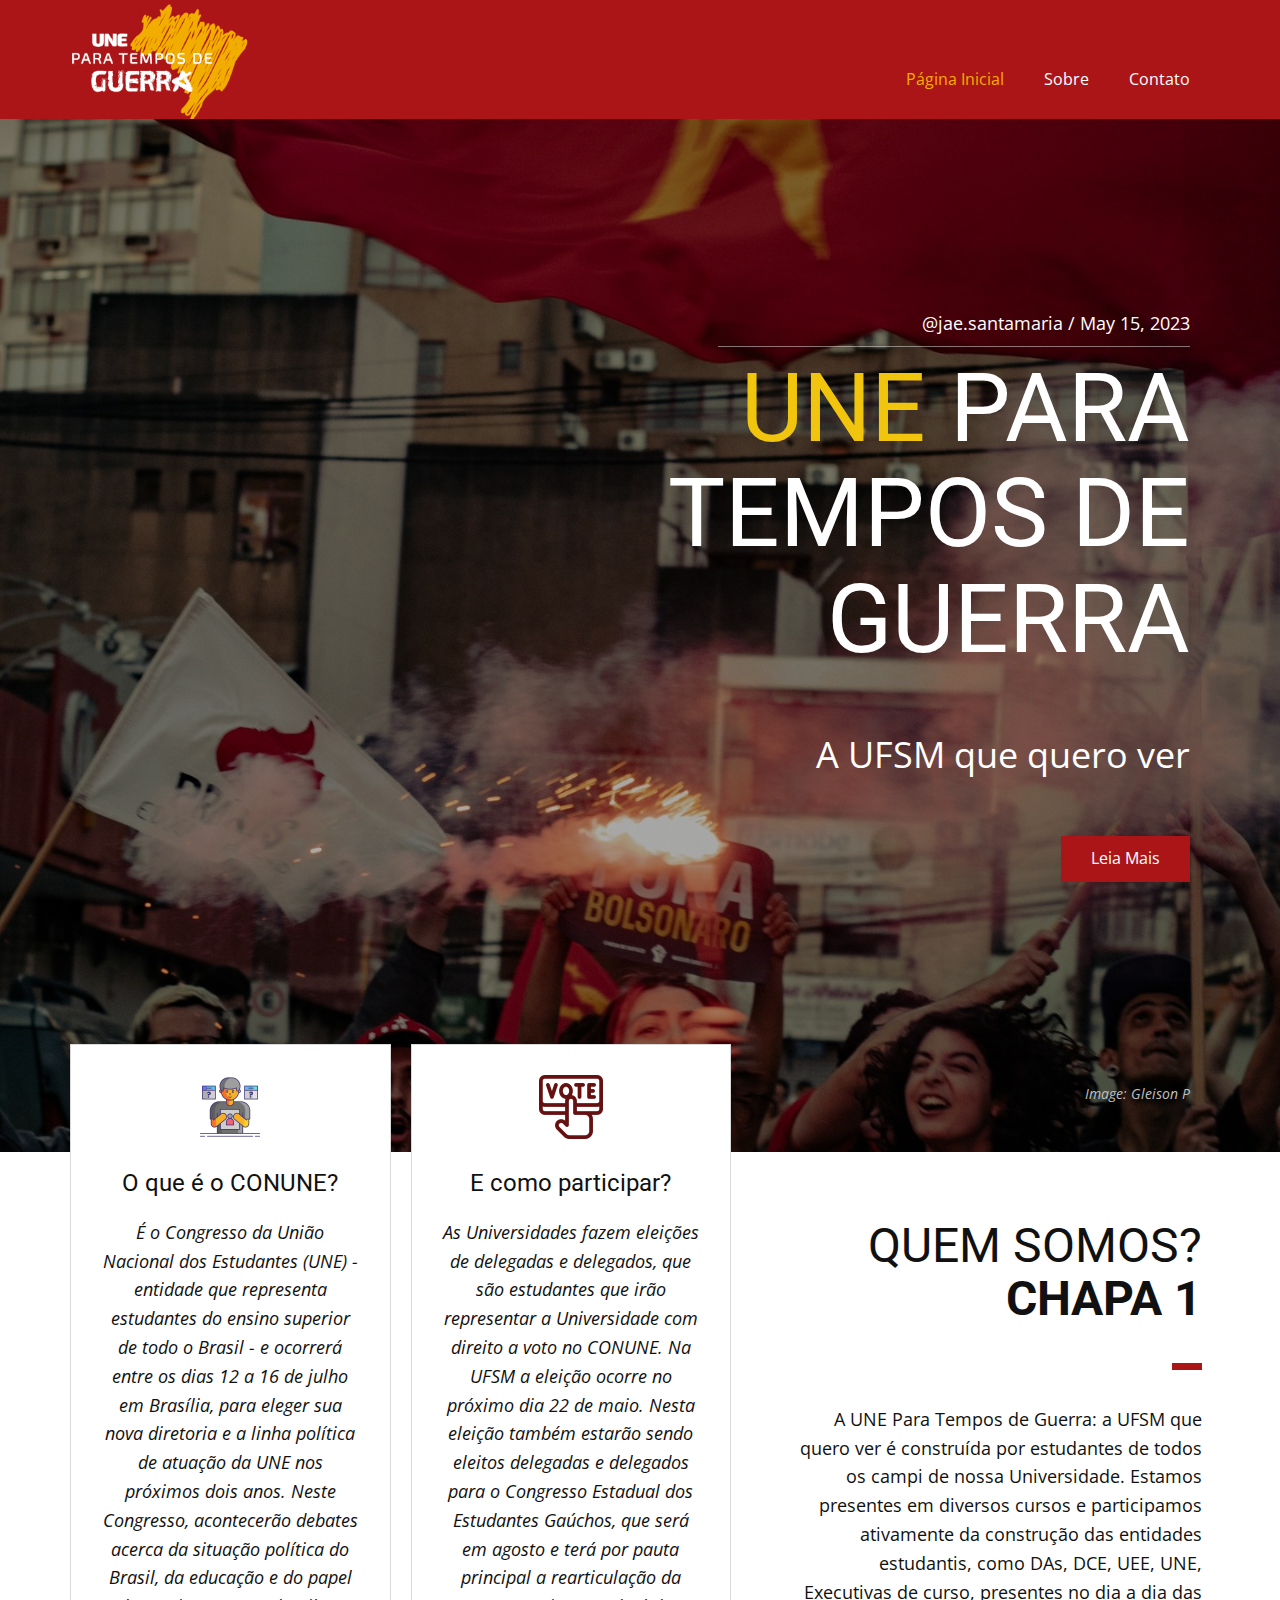
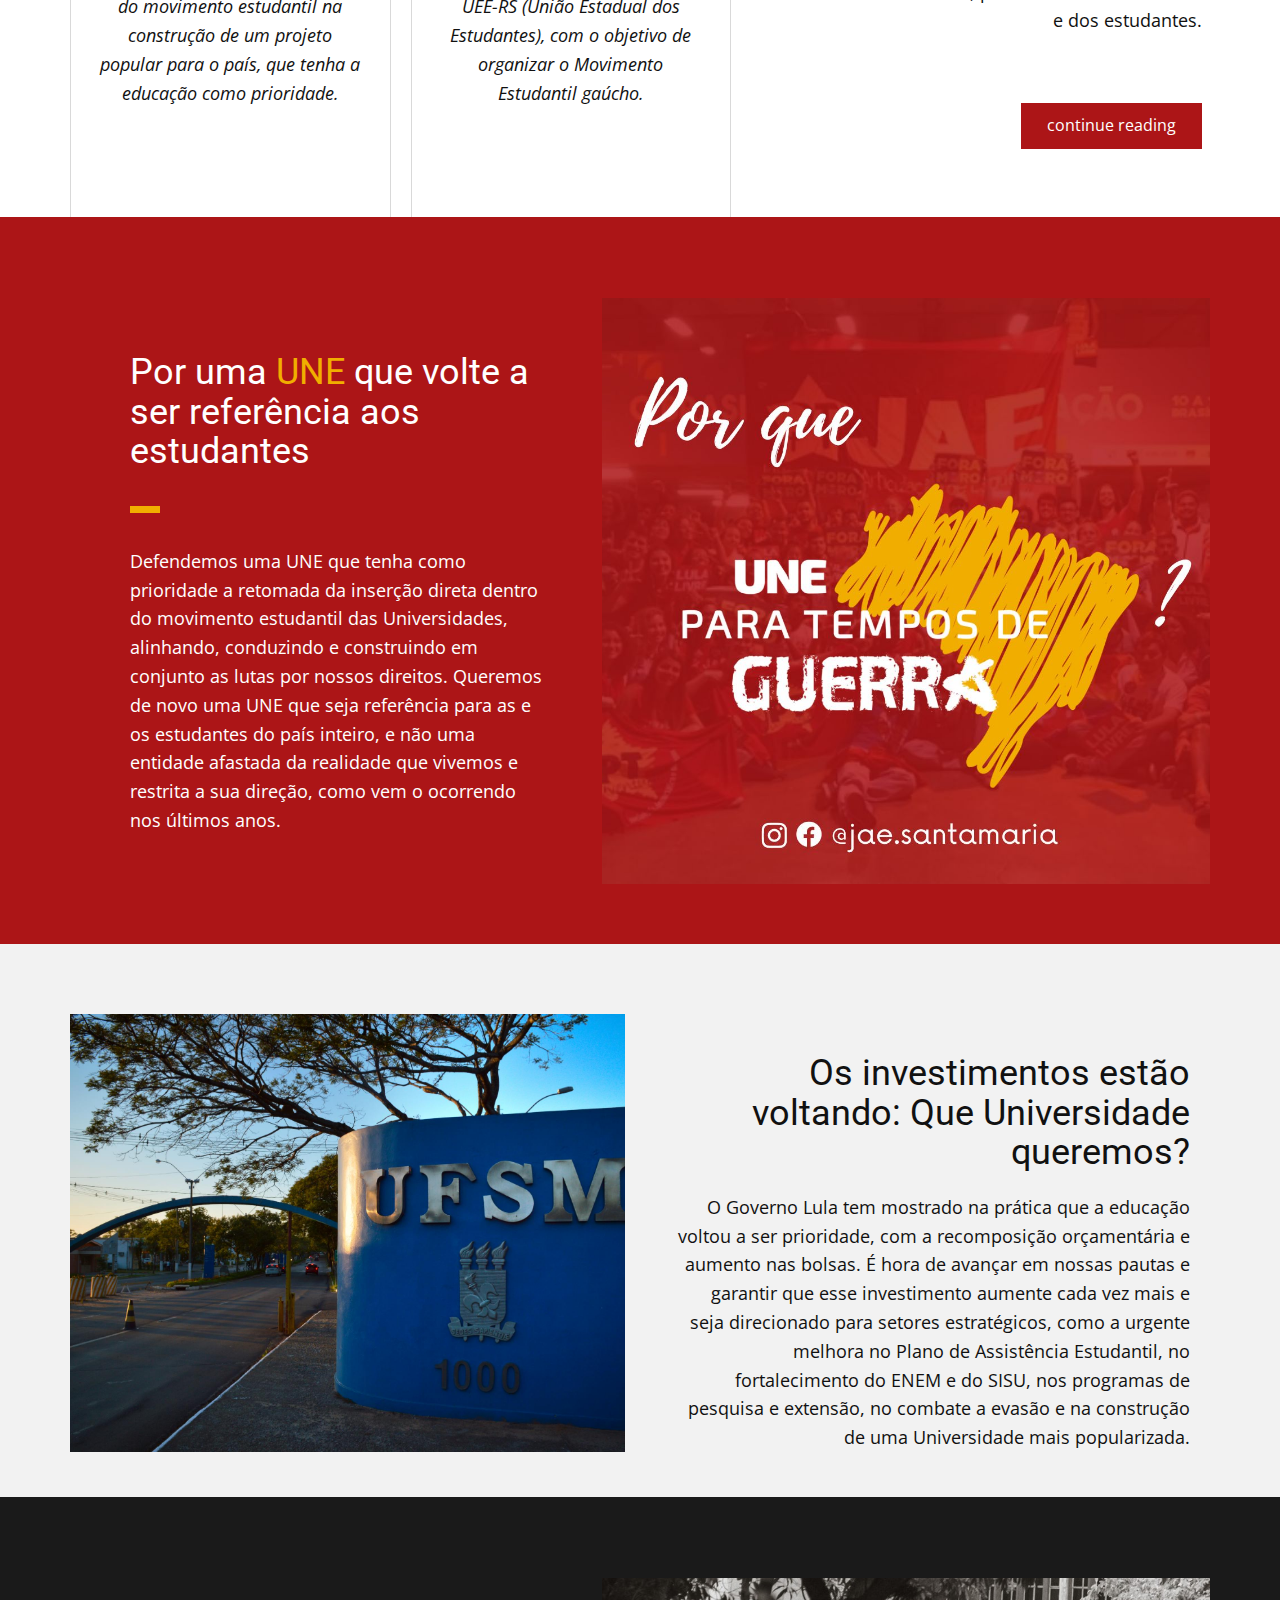
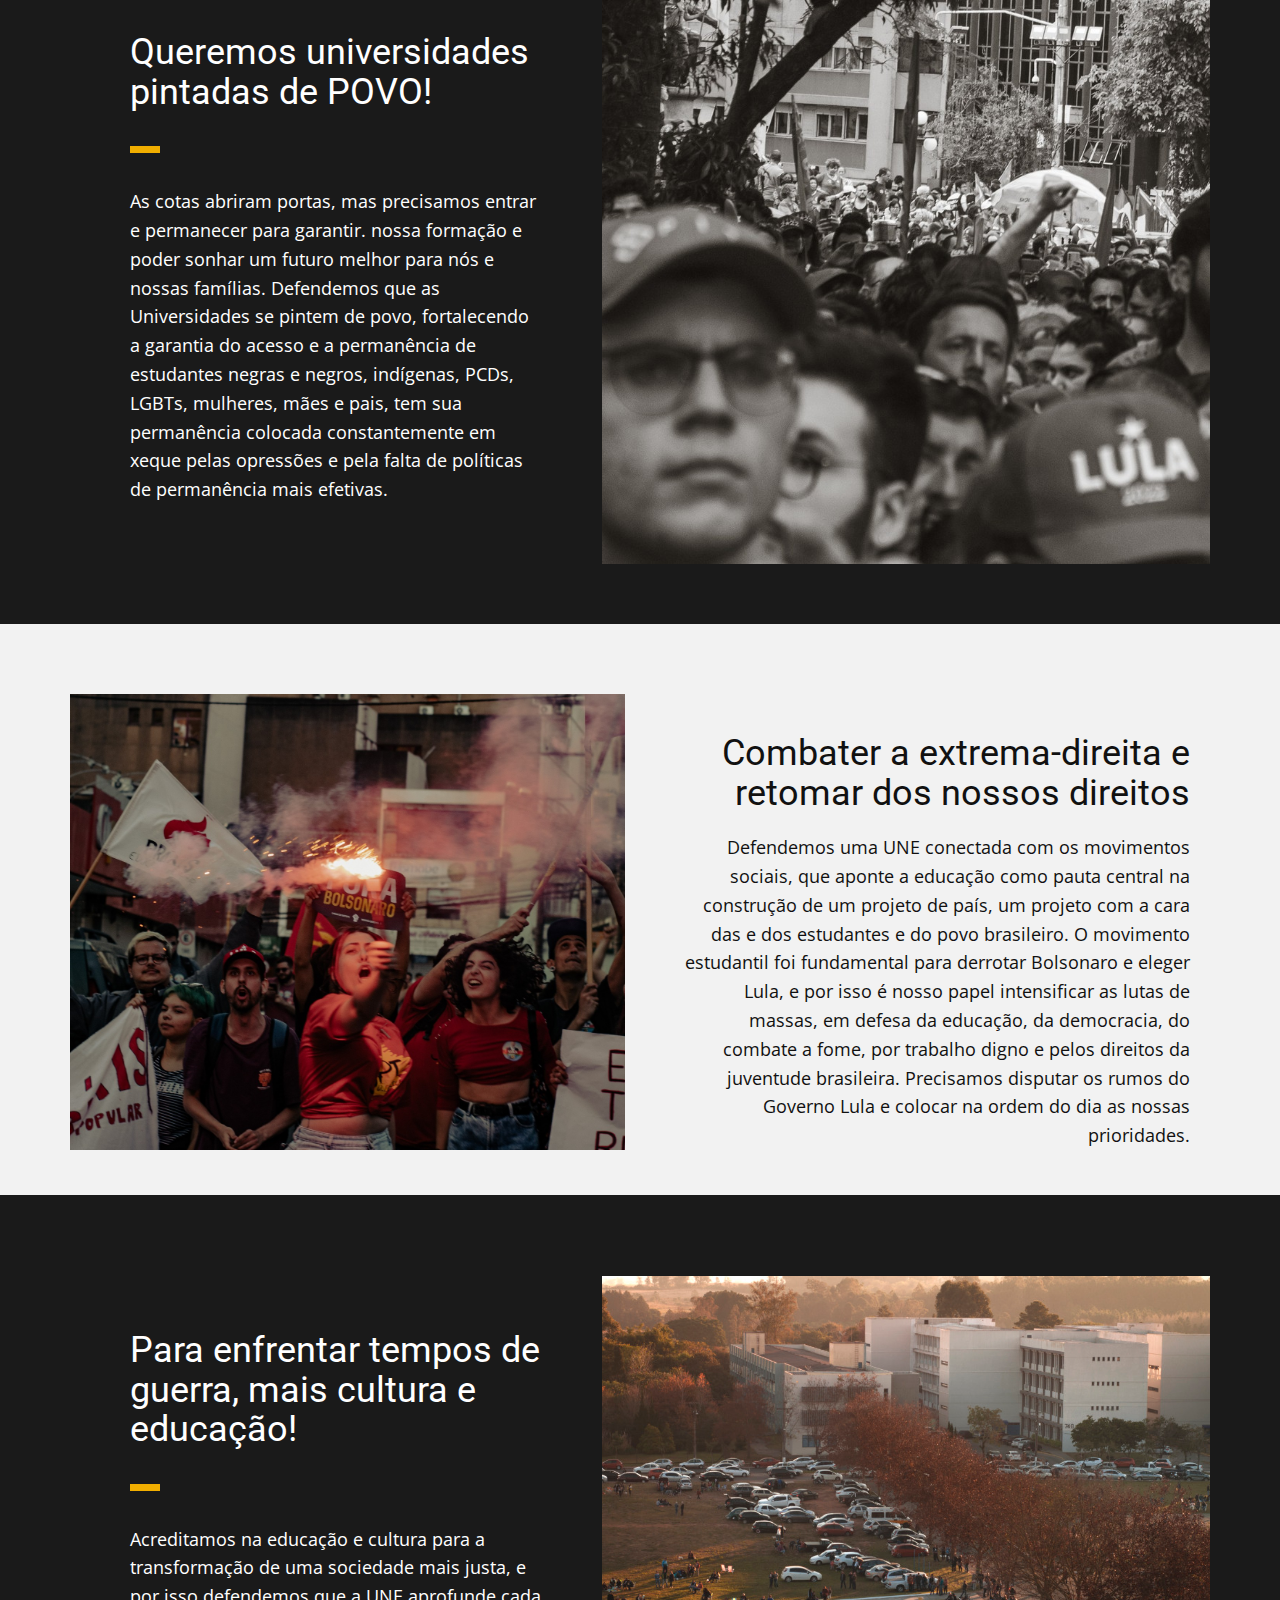
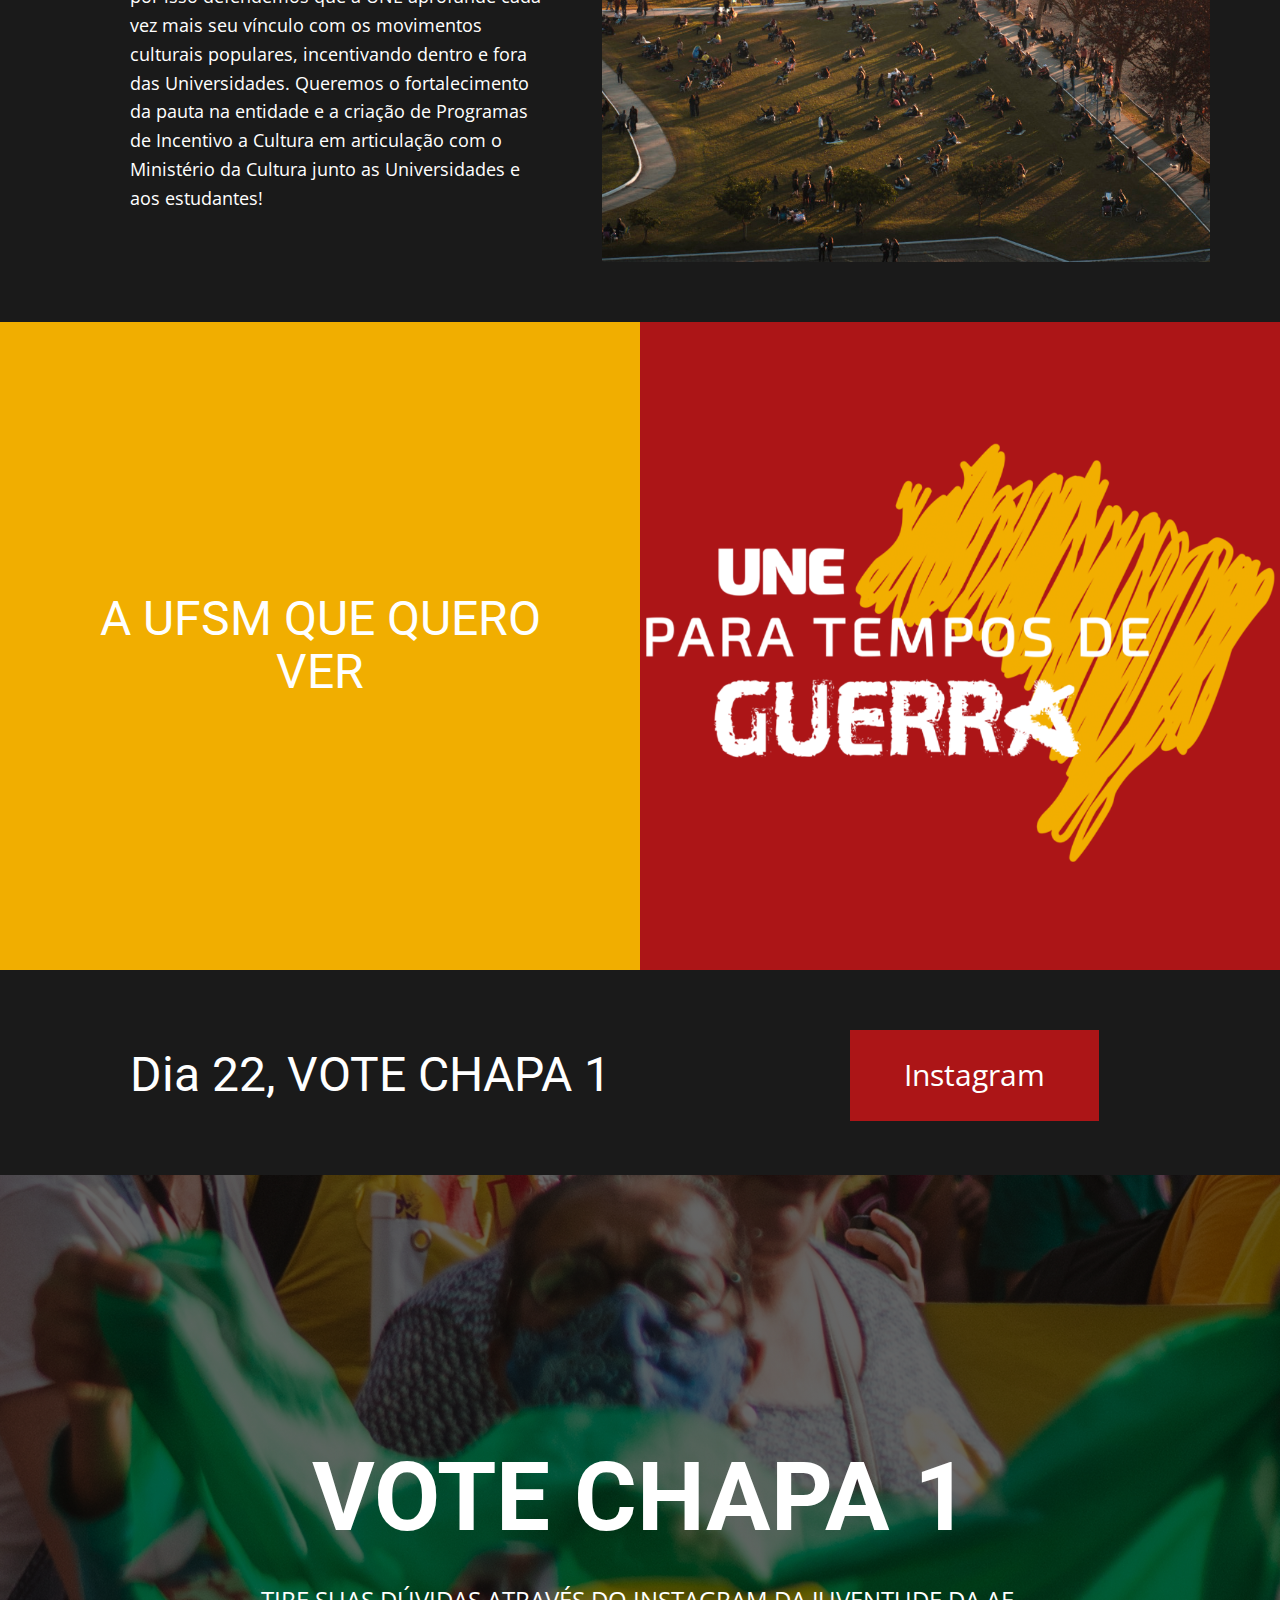
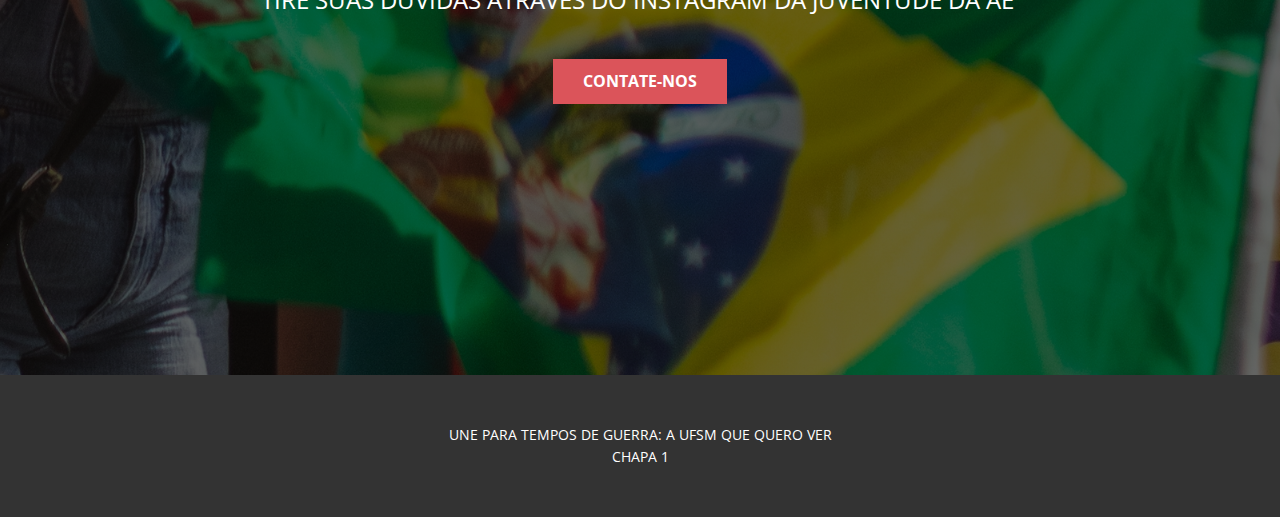
<file: index.html>
<!DOCTYPE html>
<html style="font-size: 16px;" lang="pt"><head>
    <meta name="viewport" content="width=device-width, initial-scale=1.0">
    <meta charset="utf-8">
    <meta name="keywords" content="UNE PARA TEMPOS DE GUERRA, QUEM SOMOS?CHAPA 1, ​Por uma UNE que volte a ser referência aos estudantes, ​Os investimentos estão voltando: Que Universidade queremos?, ​Queremos universidades pintadas de POVO!, ​Combater a extrema-direita e retomar dos nossos direitos, ​Para enfrentar tempos de guerra, mais cultura e educação!, A UFSM QUE QUERO VER, Dia 22, VOTE CHAPA 1, VOTE CHAPA 1">
    <meta name="description" content="">
    <title>Vote Chapa 1</title>
    <link rel="stylesheet" href="nicepage.css" media="screen">
<link rel="stylesheet" href="Página-Inicial.css" media="screen">
    <script class="u-script" type="text/javascript" src="jquery.js" defer=""></script>
    <script class="u-script" type="text/javascript" src="nicepage.js" defer=""></script>
    <meta name="generator" content="Nicepage 5.9.10, nicepage.com">
    <link id="u-theme-google-font" rel="stylesheet" href="https://fonts.googleapis.com/css?family=Roboto:100,100i,300,300i,400,400i,500,500i,700,700i,900,900i|Open+Sans:300,300i,400,400i,500,500i,600,600i,700,700i,800,800i">
    
    
    
    
    
    
    
    
    
    
    
    <script type="application/ld+json">{
		"@context": "http://schema.org",
		"@type": "Organization",
		"name": "",
		"logo": "images/logo.png"
}</script>
    <meta name="theme-color" content="#478ac9">
    <meta property="og:title" content="Página Inicial">
    <meta property="og:type" content="website">
  <meta data-intl-tel-input-cdn-path="intlTelInput/"></head>
  <body data-home-page="Página-Inicial.html" data-home-page-title="Página Inicial" class="u-body u-xl-mode" data-lang="pt"><header class="u-clearfix u-custom-color-1 u-header u-header" id="sec-4820"><div class="u-clearfix u-sheet u-sheet-1">
        <a href="https://nicepage.com" class="u-image u-logo u-image-1" data-image-width="996" data-image-height="682">
          <img src="images/logo.png" class="u-logo-image u-logo-image-1">
        </a>
        <nav class="u-menu u-menu-one-level u-offcanvas u-menu-1">
          <div class="menu-collapse" style="font-size: 1rem; letter-spacing: 0px;">
            <a class="u-button-style u-custom-left-right-menu-spacing u-custom-padding-bottom u-custom-text-active-color u-custom-top-bottom-menu-spacing u-nav-link u-text-active-palette-1-base u-text-hover-palette-2-base" href="#">
              <svg class="u-svg-link" viewBox="0 0 24 24"><use xmlns:xlink="http://www.w3.org/1999/xlink" xlink:href="#menu-hamburger"></use></svg>
              <svg class="u-svg-content" version="1.1" id="menu-hamburger" viewBox="0 0 16 16" x="0px" y="0px" xmlns:xlink="http://www.w3.org/1999/xlink" xmlns="http://www.w3.org/2000/svg"><g><rect y="1" width="16" height="2"></rect><rect y="7" width="16" height="2"></rect><rect y="13" width="16" height="2"></rect>
</g></svg>
            </a>
          </div>
          <div class="u-custom-menu u-nav-container">
            <ul class="u-nav u-unstyled u-nav-1"><li class="u-nav-item"><a class="u-button-style u-nav-link u-text-active-custom-color-2 u-text-hover-palette-2-base" href="Página-Inicial.html" style="padding: 10px 20px;">Página Inicial</a>
</li><li class="u-nav-item"><a class="u-button-style u-nav-link u-text-active-custom-color-2 u-text-hover-palette-2-base" href="Página-Inicial.html#carousel_0891" style="padding: 10px 20px;">Sobre</a>
</li><li class="u-nav-item"><a class="u-button-style u-nav-link u-text-active-custom-color-2 u-text-hover-palette-2-base" href="https://www.instagram.com/jae.santamaria/" style="padding: 10px 20px;">Contato</a>
</li></ul>
          </div>
          <div class="u-custom-menu u-nav-container-collapse">
            <div class="u-black u-container-style u-inner-container-layout u-opacity u-opacity-95 u-sidenav">
              <div class="u-inner-container-layout u-sidenav-overflow">
                <div class="u-menu-close"></div>
                <ul class="u-align-center u-nav u-popupmenu-items u-unstyled u-nav-2"><li class="u-nav-item"><a class="u-button-style u-nav-link" href="Página-Inicial.html">Página Inicial</a>
</li><li class="u-nav-item"><a class="u-button-style u-nav-link" href="Página-Inicial.html#carousel_0891">Sobre</a>
</li><li class="u-nav-item"><a class="u-button-style u-nav-link" href="https://www.instagram.com/jae.santamaria/">Contato</a>
</li></ul>
              </div>
            </div>
            <div class="u-black u-menu-overlay u-opacity u-opacity-70"></div>
          </div>
        </nav>
      </div></header>
    <section class="u-clearfix u-image u-shading u-section-1" src="" id="carousel_a46f" data-image-width="3456" data-image-height="4608">
      <div class="u-clearfix u-sheet u-sheet-1">
        <div class="u-align-right u-container-style u-expanded-width-sm u-expanded-width-xs u-group u-similar-fill u-group-1">
          <div class="u-container-layout u-valign-middle-md u-container-layout-1">
            <p class="u-text u-text-1">@jae.santamaria / May 15, 2023</p>
            <div class="u-border-1 u-border-white u-line u-line-horizontal u-opacity u-opacity-45 u-line-1"></div>
            <h1 class="u-text u-title u-text-2">
              <span class="u-text-palette-3-base">UNE</span> PARA TEMPOS DE GUERRA
            </h1>
            <p class="u-large-text u-text u-text-variant u-text-3">A UFSM que quero ver</p>
            <a href="Página-Inicial.html#carousel_0891" class="u-border-none u-btn u-button-style u-custom-color-1 u-btn-1">Leia Mais</a>
          </div>
        </div>
        <div class="u-align-right u-container-style u-group u-similar-fill u-group-2">
          <div class="u-container-layout u-valign-middle">
            <p class="u-custom-font u-small-text u-text u-text-font u-text-grey-25 u-text-variant u-text-4">Image: Gleison P</p>
          </div>
        </div>
      </div>
    </section>
    <section class="u-clearfix u-white u-section-2" id="carousel_0891">
      <div class="u-clearfix u-sheet u-sheet-1">
        <div class="u-clearfix u-expanded-width-md u-expanded-width-sm u-expanded-width-xs u-gutter-20 u-layout-wrap u-layout-wrap-1">
          <div class="u-gutter-0 u-layout">
            <div class="u-layout-col">
              <div class="u-size-60">
                <div class="u-layout-row">
                  <div class="u-align-center-md u-align-center-sm u-align-center-xl u-align-center-xs u-container-style u-layout-cell u-left-cell u-size-30 u-white u-layout-cell-1">
                    <div class="u-border-1 u-border-grey-15 u-container-layout u-container-layout-1"><span class="u-file-icon u-icon u-icon-1"><img src="images/10712599.png" alt=""></span>
                      <h4 class="u-align-center-lg u-custom-font u-heading-font u-text u-text-1"> O que é o CONUNE?</h4>
                      <p class="u-align-center-lg u-text u-text-2"> É o Congresso da União Nacional dos Estudantes (UNE) - entidade que representa estudantes do ensino superior de todo o Brasil - e ocorrerá entre os dias 12 a 16 de julho em Brasília, para eleger sua nova diretoria e a linha política de atuação da UNE nos próximos dois anos. Neste Congresso, acontecerão debates acerca da situação política do Brasil, da educação e do papel do movimento estudantil na construção de um projeto popular para o país, que tenha a educação como prioridade.</p>
                    </div>
                  </div>
                  <div class="u-align-center-md u-align-center-sm u-align-center-xl u-align-center-xs u-container-style u-layout-cell u-right-cell u-size-30 u-white u-layout-cell-2">
                    <div class="u-border-1 u-border-grey-15 u-container-layout u-valign-top u-container-layout-2"><span class="u-file-icon u-icon u-text-custom-color-1 u-icon-2"><img src="images/3468553-dc21190a.png" alt=""></span>
                      <h4 class="u-align-center-lg u-custom-font u-heading-font u-text u-text-3"> E como participar?</h4>
                      <p class="u-align-center-lg u-text u-text-4"> As Universidades fazem eleições de delegadas e delegados, que são estudantes que irão representar a Universidade com direito a voto no CONUNE. Na UFSM a eleição ocorre no próximo dia 22 de maio.   Nesta eleição também estarão sendo eleitos delegadas e delegados para o Congresso Estadual dos Estudantes Gaúchos, que será em agosto e terá por pauta principal a rearticulação da UEE-RS (União Estadual dos Estudantes), com o objetivo de organizar o Movimento Estudantil gaúcho. </p>
                    </div>
                  </div>
                </div>
              </div>
            </div>
          </div>
        </div>
        <div class="u-align-center-md u-align-center-sm u-align-right-lg u-align-right-xl u-container-style u-expanded-width-md u-expanded-width-sm u-expanded-width-xs u-group u-similar-fill u-group-1">
          <div class="u-container-layout u-valign-middle-lg u-valign-middle-sm u-valign-middle-xl u-valign-middle-xs u-container-layout-3">
            <h2 class="u-align-center-xs u-text u-text-5">QUEM SOMOS?<b>
                <br>CHAPA 1</b>
            </h2>
            <div class="u-border-7 u-border-custom-color-1 u-line u-line-horizontal u-line-1"></div>
            <p class="u-align-center-xs u-text u-text-6"> A UNE Para Tempos de Guerra: a UFSM que quero ver é construída por estudantes de todos os campi de nossa Universidade. Estamos presentes em diversos cursos e participamos ativamente da construção das entidades estudantis, como DAs, DCE, UEE, UNE, Executivas de curso, presentes no dia a dia das e dos estudantes.</p>
            <a href="Página-Inicial.html#carousel_655b" class="u-border-none u-btn u-button-style u-custom-color-1 u-btn-1">continue reading</a>
          </div>
        </div>
      </div>
    </section>
    <section class="u-clearfix u-custom-color-1 u-section-3" id="carousel_655b">
      <div class="u-clearfix u-sheet u-sheet-1">
        <div class="u-clearfix u-expanded-width u-gutter-0 u-layout-wrap u-layout-wrap-1">
          <div class="u-layout" style="pointer-events: auto;">
            <div class="u-layout-row" style="pointer-events: auto;">
              <div class="u-align-center-xs u-align-left-lg u-align-left-md u-align-left-sm u-align-left-xl u-container-style u-layout-cell u-left-cell u-similar-fill u-size-28 u-size-xs-60 u-layout-cell-1">
                <div class="u-container-layout u-container-layout-1">
                  <h2 class="u-text u-text-1"> Por uma <span class="u-text-custom-color-2">UNE </span>que volte a ser referência aos estudantes
                  </h2>
                  <div class="u-border-7 u-border-custom-color-2 u-line u-line-horizontal u-line-1"></div>
                  <p class="u-text u-text-2"> Defendemos uma UNE que tenha como prioridade a retomada da inserção direta dentro do movimento estudantil das Universidades, alinhando, conduzindo e construindo em conjunto as lutas por nossos direitos. Queremos de novo uma UNE que seja referência para as e os estudantes do país inteiro, e não uma entidade afastada da realidade que vivemos e restrita a sua direção, como vem o ocorrendo nos últimos anos.</p>
                </div>
              </div>
              <div class="u-align-left u-container-style u-image u-layout-cell u-right-cell u-size-32 u-size-xs-60 u-image-1" data-image-width="1080" data-image-height="1080">
                <div class="u-container-layout u-container-layout-2" src=""></div>
              </div>
            </div>
          </div>
        </div>
      </div>
    </section>
    <section class="u-clearfix u-grey-5 u-section-4" id="carousel_fcbe">
      <div class="u-clearfix u-sheet u-sheet-1">
        <div class="u-clearfix u-expanded-width u-gutter-30 u-layout-wrap u-layout-wrap-1">
          <div class="u-layout">
            <div class="u-layout-row">
              <div class="u-align-left u-container-style u-image u-layout-cell u-left-cell u-size-30 u-image-1" data-image-width="1920" data-image-height="1277">
                <div class="u-container-layout"></div>
              </div>
              <div class="u-align-right u-container-style u-layout-cell u-right-cell u-similar-fill u-size-30 u-layout-cell-2">
                <div class="u-container-layout">
                  <h2 class="u-text u-text-1"> Os investimentos estão voltando: Que Universidade queremos?</h2>
                  <p class="u-text u-text-2"> O Governo Lula tem mostrado na prática que a educação voltou a ser prioridade, com a recomposição orçamentária e aumento nas bolsas. É hora de avançar em nossas pautas e garantir que esse investimento aumente cada vez mais e seja direcionado para setores estratégicos, como a urgente melhora no Plano de Assistência Estudantil, no fortalecimento do ENEM e do SISU, nos programas de pesquisa e extensão, no combate a evasão e na construção de uma Universidade mais popularizada.</p>
                </div>
              </div>
            </div>
          </div>
        </div>
      </div>
    </section>
    <section class="u-clearfix u-grey-90 u-section-5" id="carousel_511b">
      <div class="u-clearfix u-sheet u-sheet-1">
        <div class="u-clearfix u-expanded-width u-gutter-0 u-layout-wrap u-layout-wrap-1">
          <div class="u-layout" style="pointer-events: auto;">
            <div class="u-layout-row" style="pointer-events: auto;">
              <div class="u-align-center-xs u-align-left-lg u-align-left-md u-align-left-sm u-align-left-xl u-container-style u-layout-cell u-left-cell u-similar-fill u-size-28 u-size-xs-60 u-layout-cell-1">
                <div class="u-container-layout u-container-layout-1">
                  <h2 class="u-text u-text-1"> Queremos universidades pintadas de POVO!</h2>
                  <div class="u-border-7 u-border-custom-color-2 u-line u-line-horizontal u-line-1"></div>
                  <p class="u-text u-text-2"> As cotas abriram portas, mas precisamos entrar e permanecer para garantir. nossa formação e poder sonhar um futuro melhor para nós e nossas famílias. Defendemos que as Universidades se pintem de povo, fortalecendo a garantia do acesso e a permanência de estudantes negras e negros, indígenas, PCDs, LGBTs, mulheres, mães e pais, tem sua permanência colocada constantemente em xeque pelas opressões e pela falta de políticas de permanência mais efetivas.</p>
                </div>
              </div>
              <div class="u-align-left u-container-style u-image u-layout-cell u-right-cell u-size-32 u-size-xs-60 u-image-1" data-image-width="4626" data-image-height="2728">
                <div class="u-container-layout u-container-layout-2" src=""></div>
              </div>
            </div>
          </div>
        </div>
      </div>
    </section>
    <section class="u-clearfix u-grey-5 u-section-6" id="carousel_2dc4">
      <div class="u-clearfix u-sheet u-sheet-1">
        <div class="u-clearfix u-expanded-width u-gutter-30 u-layout-wrap u-layout-wrap-1">
          <div class="u-layout">
            <div class="u-layout-row">
              <div class="u-align-left u-container-style u-image u-layout-cell u-left-cell u-size-30 u-image-1" data-image-width="3456" data-image-height="4608">
                <div class="u-container-layout"></div>
              </div>
              <div class="u-align-right u-container-style u-layout-cell u-right-cell u-similar-fill u-size-30 u-layout-cell-2">
                <div class="u-container-layout">
                  <h2 class="u-text u-text-1"> Combater a extrema-direita e retomar dos nossos direitos</h2>
                  <p class="u-text u-text-2"> Defendemos uma UNE conectada com os movimentos sociais, que aponte a educação como pauta central na construção de um projeto de país, um projeto com a cara das e dos estudantes e do povo brasileiro. O movimento estudantil foi fundamental para derrotar Bolsonaro e eleger Lula, e por isso é nosso papel intensificar as lutas de massas, em defesa da educação, da democracia, do combate a fome, por trabalho digno e pelos direitos da juventude brasileira. Precisamos disputar os rumos do Governo Lula e colocar na ordem do dia as nossas prioridades.</p>
                </div>
              </div>
            </div>
          </div>
        </div>
      </div>
    </section>
    <section class="u-clearfix u-grey-90 u-section-7" id="carousel_e393">
      <div class="u-clearfix u-sheet u-sheet-1">
        <div class="u-clearfix u-expanded-width u-gutter-0 u-layout-wrap u-layout-wrap-1">
          <div class="u-layout" style="pointer-events: auto;">
            <div class="u-layout-row" style="pointer-events: auto;">
              <div class="u-align-center-xs u-align-left-lg u-align-left-md u-align-left-sm u-align-left-xl u-container-style u-layout-cell u-left-cell u-similar-fill u-size-28 u-size-xs-60 u-layout-cell-1">
                <div class="u-container-layout u-container-layout-1">
                  <h2 class="u-text u-text-1"> Para enfrentar tempos de guerra, mais cultura e educação!</h2>
                  <div class="u-border-7 u-border-custom-color-2 u-line u-line-horizontal u-line-1"></div>
                  <p class="u-text u-text-2"> Acreditamos na educação e cultura para a transformação de uma sociedade mais justa, e por isso defendemos que a UNE aprofunde cada vez mais seu vínculo com os movimentos culturais populares, incentivando dentro e fora das Universidades. Queremos o fortalecimento da pauta na entidade e a criação de Programas de Incentivo a Cultura em articulação com o Ministério da Cultura junto as Universidades e aos estudantes!</p>
                </div>
              </div>
              <div class="u-align-left u-container-style u-image u-layout-cell u-right-cell u-size-32 u-size-xs-60 u-image-1" data-image-width="1280" data-image-height="850">
                <div class="u-container-layout u-container-layout-2" src=""></div>
              </div>
            </div>
          </div>
        </div>
      </div>
    </section>
    <section class="u-clearfix u-section-8" src="" id="carousel_cde8">
      <div class="u-clearfix u-expanded-width u-layout-wrap u-layout-wrap-1">
        <div class="u-layout">
          <div class="u-layout-row">
            <div class="u-align-center u-container-style u-custom-color-2 u-layout-cell u-left-cell u-size-30 u-layout-cell-1">
              <div class="u-container-layout u-valign-middle u-container-layout-1">
                <h2 class="u-text u-text-1">A UFSM QUE QUERO VER</h2>
              </div>
            </div>
            <div class="u-align-right u-container-style u-image u-layout-cell u-right-cell u-similar-fill u-size-30 u-image-1" data-image-width="1080" data-image-height="1080">
              <div class="u-container-layout u-container-layout-2"></div>
            </div>
          </div>
        </div>
      </div>
    </section>
    <section class="u-clearfix u-grey-90 u-section-9" id="carousel_151e">
      <div class="u-clearfix u-sheet u-sheet-1">
        <div class="u-clearfix u-expanded-width u-layout-wrap u-layout-wrap-1">
          <div class="u-layout">
            <div class="u-layout-row">
              <div class="u-align-center-sm u-align-left-lg u-align-left-md u-align-left-xl u-align-left-xs u-container-style u-layout-cell u-left-cell u-similar-fill u-size-39 u-layout-cell-1">
                <div class="u-container-layout u-container-layout-1">
                  <h2 class="u-custom-font u-heading-font u-text u-text-1">Dia 22, VOTE CHAPA 1</h2>
                </div>
              </div>
              <div class="u-container-style u-layout-cell u-right-cell u-similar-fill u-size-21 u-layout-cell-2">
                <div class="u-container-layout u-container-layout-2">
                  <a href="https://www.instagram.com/p/CsRCpAtMnX_/" class="u-border-none u-btn u-button-style u-custom-color-1 u-text-white u-btn-1" target="_blank">Instagram</a>
                </div>
              </div>
            </div>
          </div>
        </div>
      </div>
    </section>
    <section class="u-align-center u-clearfix u-image u-shading u-section-10" src="" data-image-width="2543" data-image-height="2483" id="sec-38c1">
      <div class="u-clearfix u-sheet u-valign-middle u-sheet-1">
        <h1 class="u-text u-text-default u-title u-text-1">VOTE CHAPA 1</h1>
        <p class="u-large-text u-text u-text-default u-text-variant u-text-2">TIRE SUAS DÚVIDAS ATRAVÉS DO INSTAGRAM DA JUVENTUDE DA AE&nbsp;</p>
        <a href="https://www.instagram.com/p/CsRCpAtMnX_/" class="u-btn u-button-style u-palette-2-base u-btn-1">CONTATE-NOS</a>
      </div>
    </section>
    
    
    <footer class="u-align-center u-clearfix u-footer u-grey-80 u-footer" id="sec-04a3"><div class="u-clearfix u-sheet u-sheet-1">
        <p class="u-small-text u-text u-text-variant u-text-1">UNE PARA TEMPOS DE GUERRA: A UFSM QUE QUERO VER<br>CHAPA 1
        </p>
	    </div></footer>
</body></html>
</file>
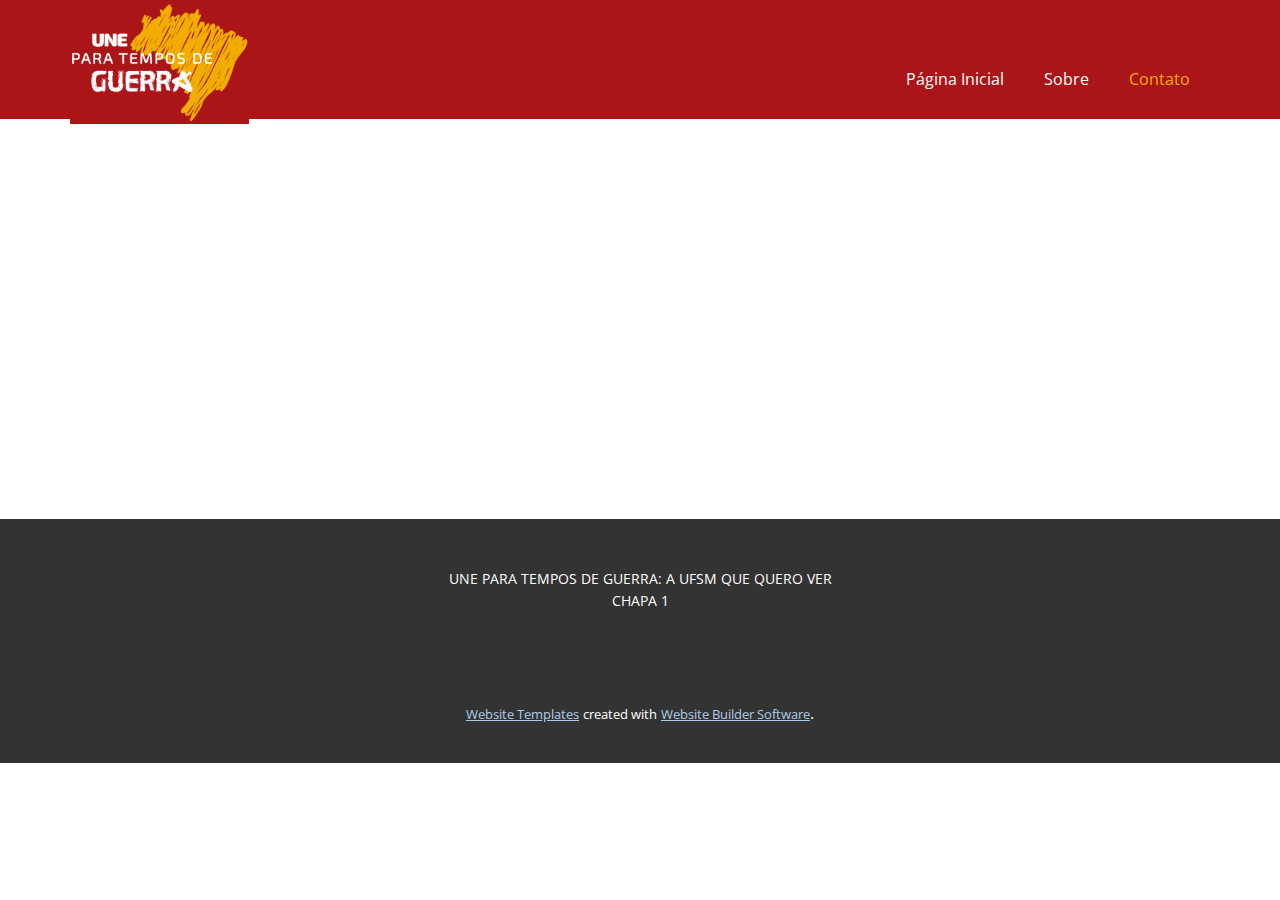
<file: Contato.html>
<!DOCTYPE html>
<html style="font-size: 16px;" lang="pt"><head>
    <meta name="viewport" content="width=device-width, initial-scale=1.0">
    <meta charset="utf-8">
    <meta name="keywords" content="">
    <meta name="description" content="">
    <title>Contato</title>
    <link rel="stylesheet" href="nicepage.css" media="screen">
<link rel="stylesheet" href="Contato.css" media="screen">
    <script class="u-script" type="text/javascript" src="jquery.js" defer=""></script>
    <script class="u-script" type="text/javascript" src="nicepage.js" defer=""></script>
    <meta name="generator" content="Nicepage 5.9.10, nicepage.com">
    <link id="u-theme-google-font" rel="stylesheet" href="https://fonts.googleapis.com/css?family=Roboto:100,100i,300,300i,400,400i,500,500i,700,700i,900,900i|Open+Sans:300,300i,400,400i,500,500i,600,600i,700,700i,800,800i">
    
    
    <script type="application/ld+json">{
		"@context": "http://schema.org",
		"@type": "Organization",
		"name": "",
		"logo": "images/logo.png"
}</script>
    <meta name="theme-color" content="#478ac9">
    <meta property="og:title" content="Contato">
    <meta property="og:type" content="website">
  <meta data-intl-tel-input-cdn-path="intlTelInput/"></head>
  <body class="u-body u-xl-mode" data-lang="pt"><header class="u-clearfix u-custom-color-1 u-header u-header" id="sec-4820"><div class="u-clearfix u-sheet u-sheet-1">
        <a href="https://nicepage.com" class="u-image u-logo u-image-1" data-image-width="996" data-image-height="682">
          <img src="images/logo.png" class="u-logo-image u-logo-image-1">
        </a>
        <nav class="u-menu u-menu-one-level u-offcanvas u-menu-1">
          <div class="menu-collapse" style="font-size: 1rem; letter-spacing: 0px;">
            <a class="u-button-style u-custom-left-right-menu-spacing u-custom-padding-bottom u-custom-text-active-color u-custom-top-bottom-menu-spacing u-nav-link u-text-active-palette-1-base u-text-hover-palette-2-base" href="#">
              <svg class="u-svg-link" viewBox="0 0 24 24"><use xmlns:xlink="http://www.w3.org/1999/xlink" xlink:href="#menu-hamburger"></use></svg>
              <svg class="u-svg-content" version="1.1" id="menu-hamburger" viewBox="0 0 16 16" x="0px" y="0px" xmlns:xlink="http://www.w3.org/1999/xlink" xmlns="http://www.w3.org/2000/svg"><g><rect y="1" width="16" height="2"></rect><rect y="7" width="16" height="2"></rect><rect y="13" width="16" height="2"></rect>
</g></svg>
            </a>
          </div>
          <div class="u-custom-menu u-nav-container">
            <ul class="u-nav u-unstyled u-nav-1"><li class="u-nav-item"><a class="u-button-style u-nav-link u-text-active-custom-color-2 u-text-hover-palette-2-base" href="Página-Inicial.html" style="padding: 10px 20px;">Página Inicial</a>
</li><li class="u-nav-item"><a class="u-button-style u-nav-link u-text-active-custom-color-2 u-text-hover-palette-2-base" href="Página-Inicial.html#carousel_0891" style="padding: 10px 20px;">Sobre</a>
</li><li class="u-nav-item"><a class="u-button-style u-nav-link u-text-active-custom-color-2 u-text-hover-palette-2-base" href="https://www.instagram.com/jae.santamaria/" style="padding: 10px 20px;">Contato</a>
</li></ul>
          </div>
          <div class="u-custom-menu u-nav-container-collapse">
            <div class="u-black u-container-style u-inner-container-layout u-opacity u-opacity-95 u-sidenav">
              <div class="u-inner-container-layout u-sidenav-overflow">
                <div class="u-menu-close"></div>
                <ul class="u-align-center u-nav u-popupmenu-items u-unstyled u-nav-2"><li class="u-nav-item"><a class="u-button-style u-nav-link" href="Página-Inicial.html">Página Inicial</a>
</li><li class="u-nav-item"><a class="u-button-style u-nav-link" href="Página-Inicial.html#carousel_0891">Sobre</a>
</li><li class="u-nav-item"><a class="u-button-style u-nav-link" href="https://www.instagram.com/jae.santamaria/">Contato</a>
</li></ul>
              </div>
            </div>
            <div class="u-black u-menu-overlay u-opacity u-opacity-70"></div>
          </div>
        </nav>
      </div></header>
    <section class="u-clearfix u-section-1" id="sec-efa4">
      <div class="u-clearfix u-sheet u-sheet-1"></div>
    </section>
    
    
    <footer class="u-align-center u-clearfix u-footer u-grey-80 u-footer" id="sec-04a3"><div class="u-clearfix u-sheet u-sheet-1">
        <p class="u-small-text u-text u-text-variant u-text-1">UNE PARA TEMPOS DE GUERRA: A UFSM QUE QUERO VER<br>CHAPA 1
        </p>
      </div></footer>
    <section class="u-backlink u-clearfix u-grey-80">
      <a class="u-link" href="https://nicepage.com/website-templates" target="_blank">
        <span>Website Templates</span>
      </a>
      <p class="u-text">
        <span>created with</span>
      </p>
      <a class="u-link" href="" target="_blank">
        <span>Website Builder Software</span>
      </a>. 
    </section>
  
</body></html>
</file>
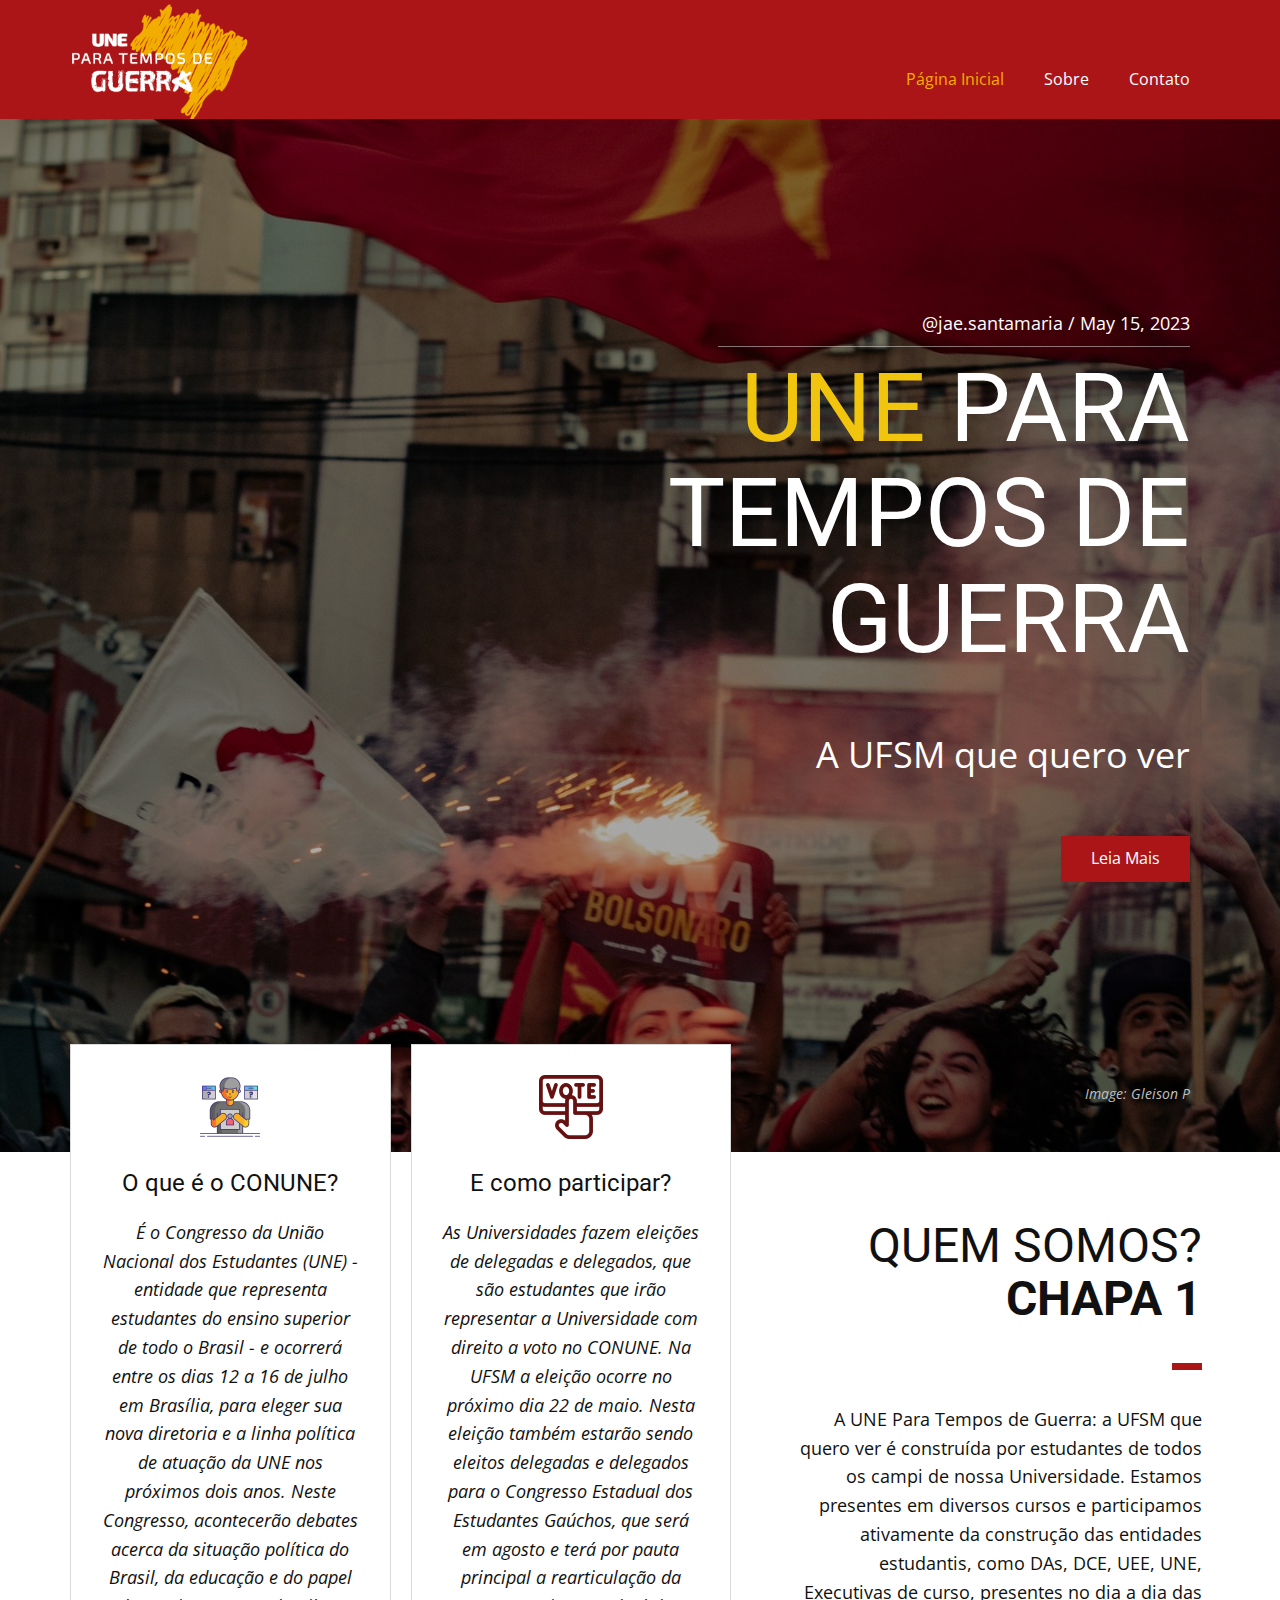
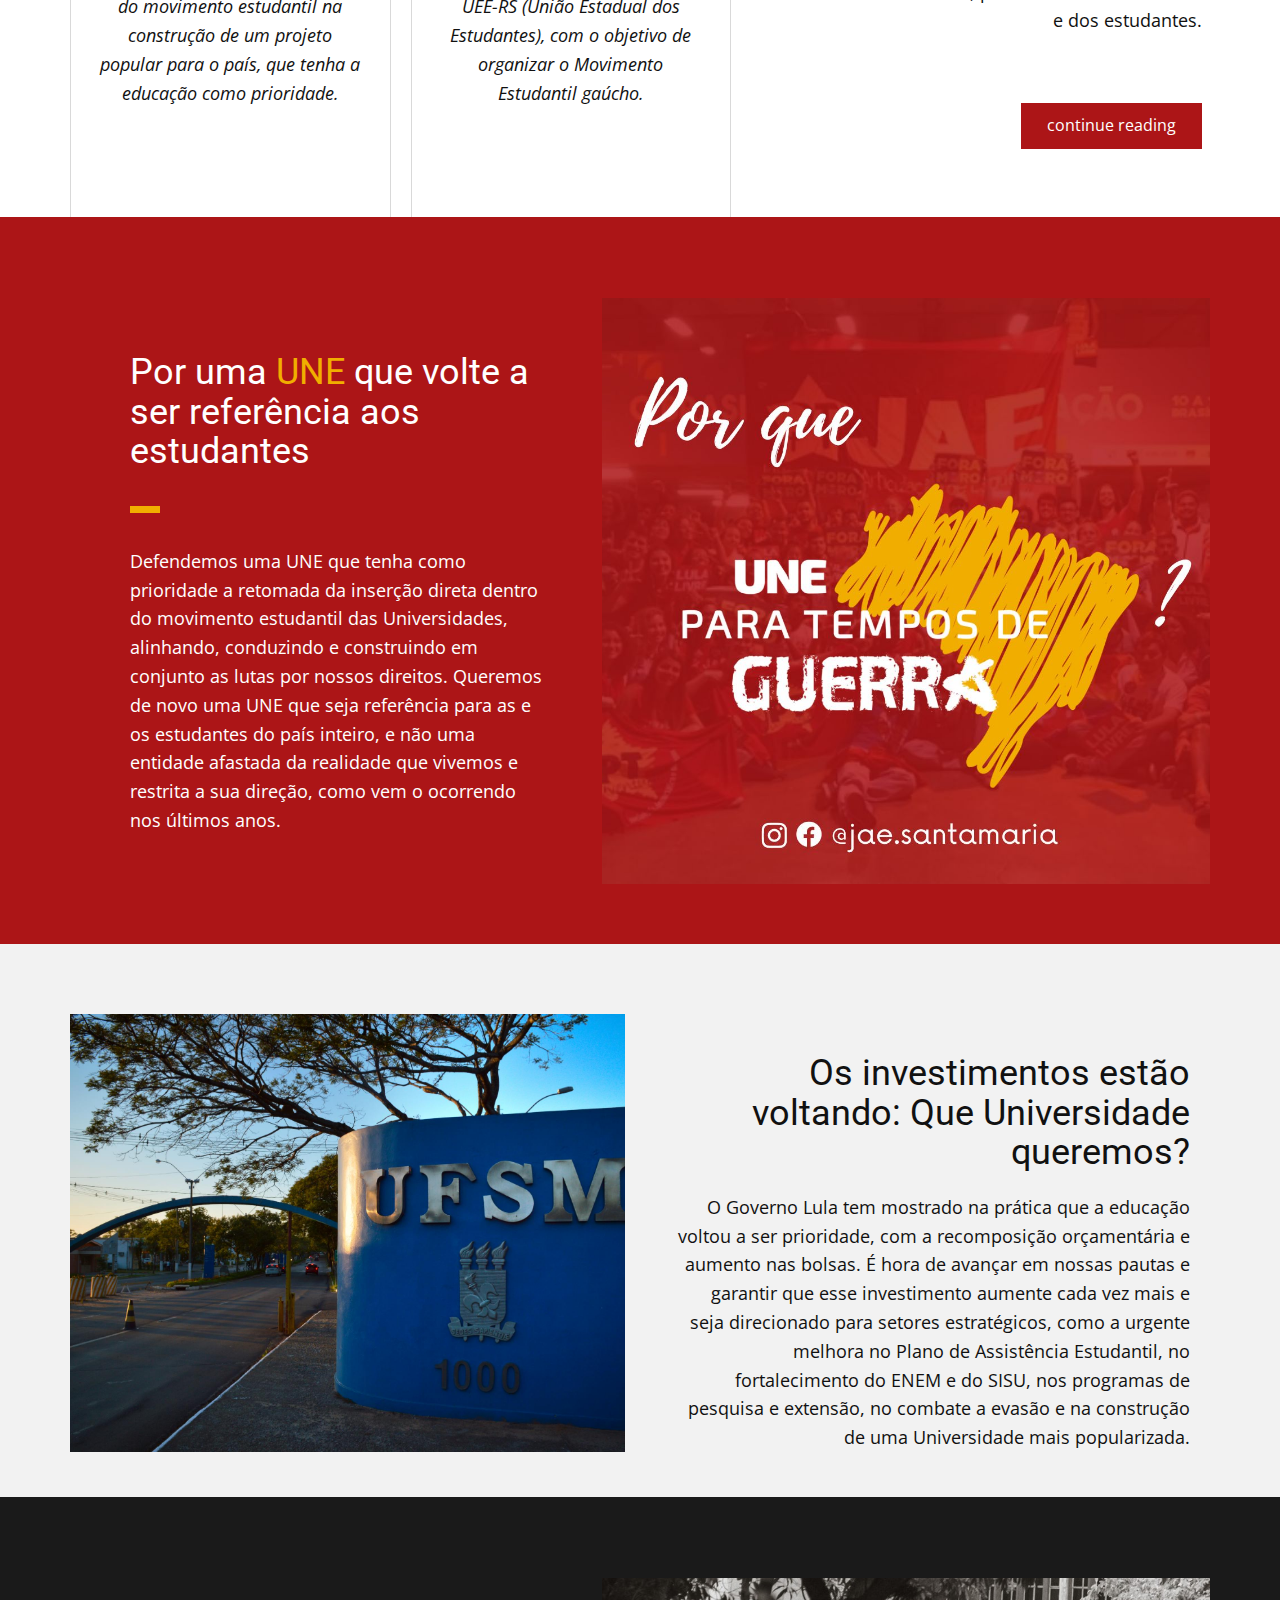
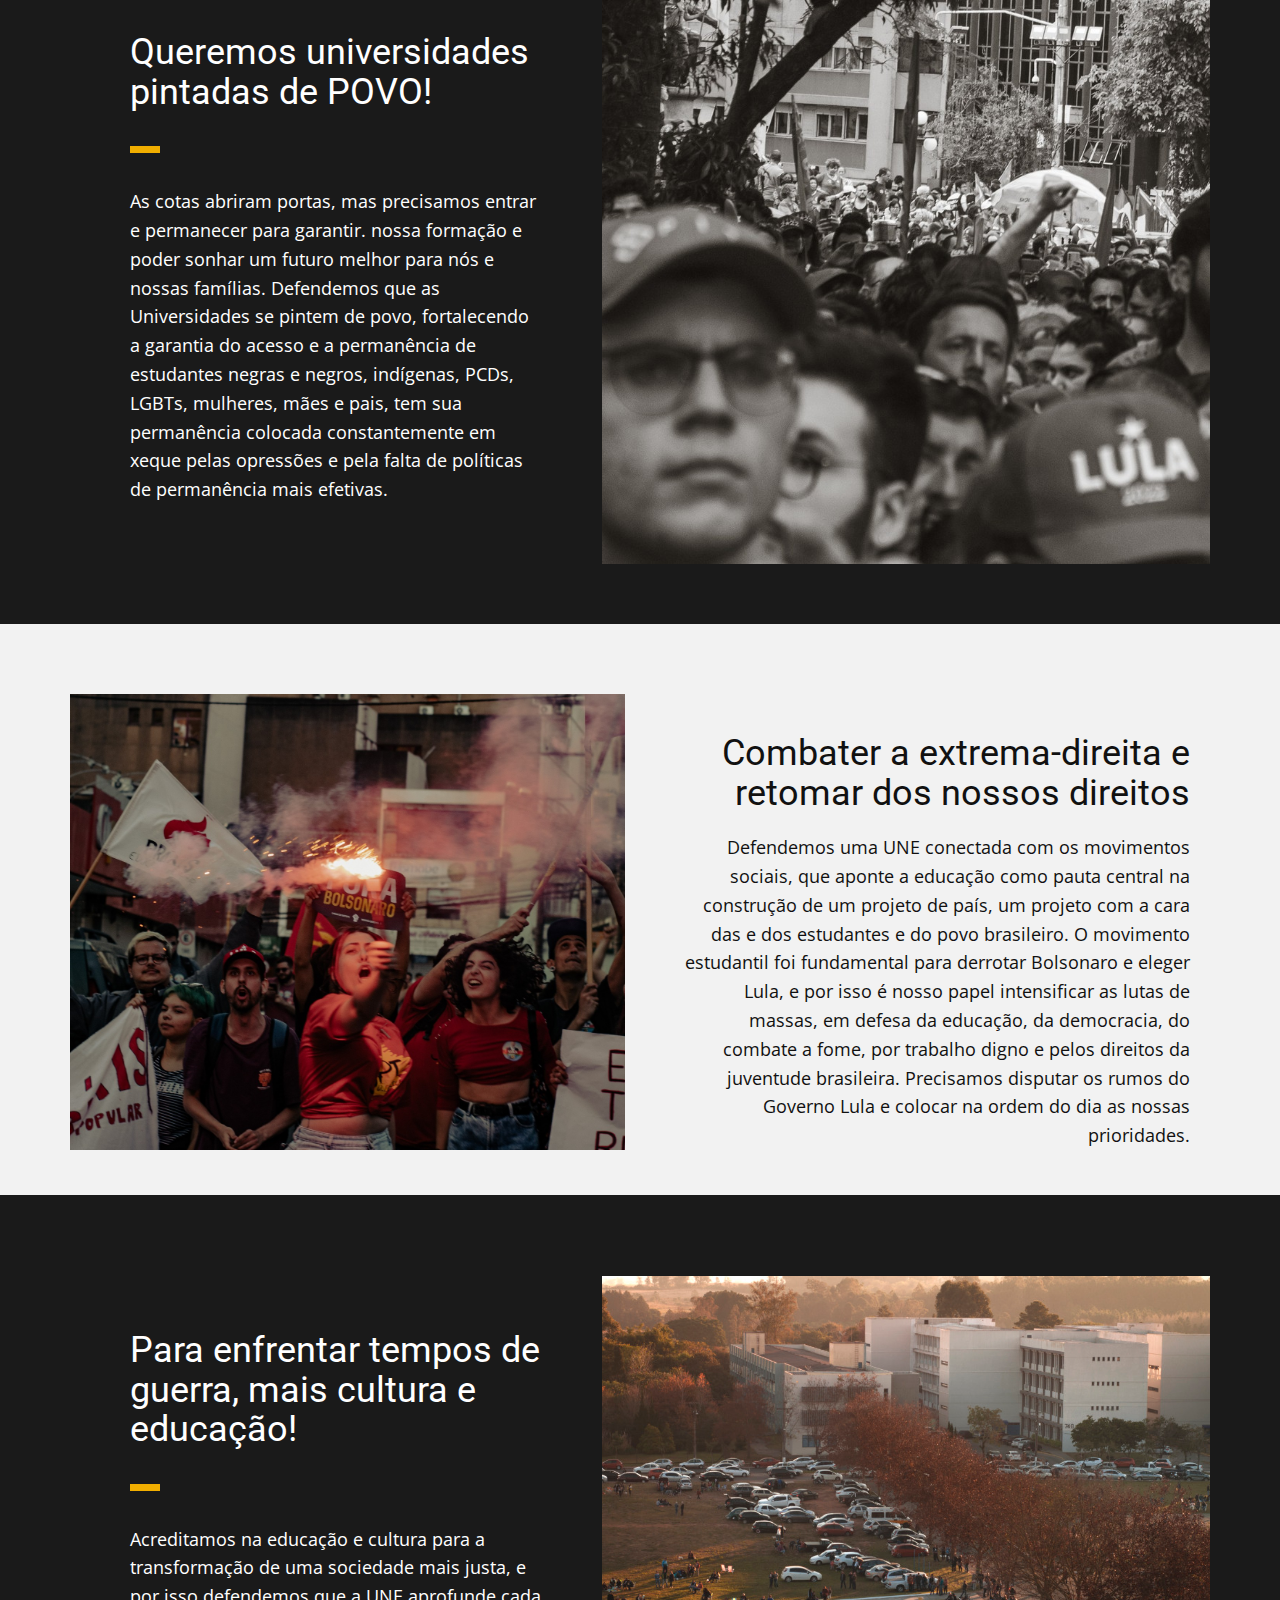
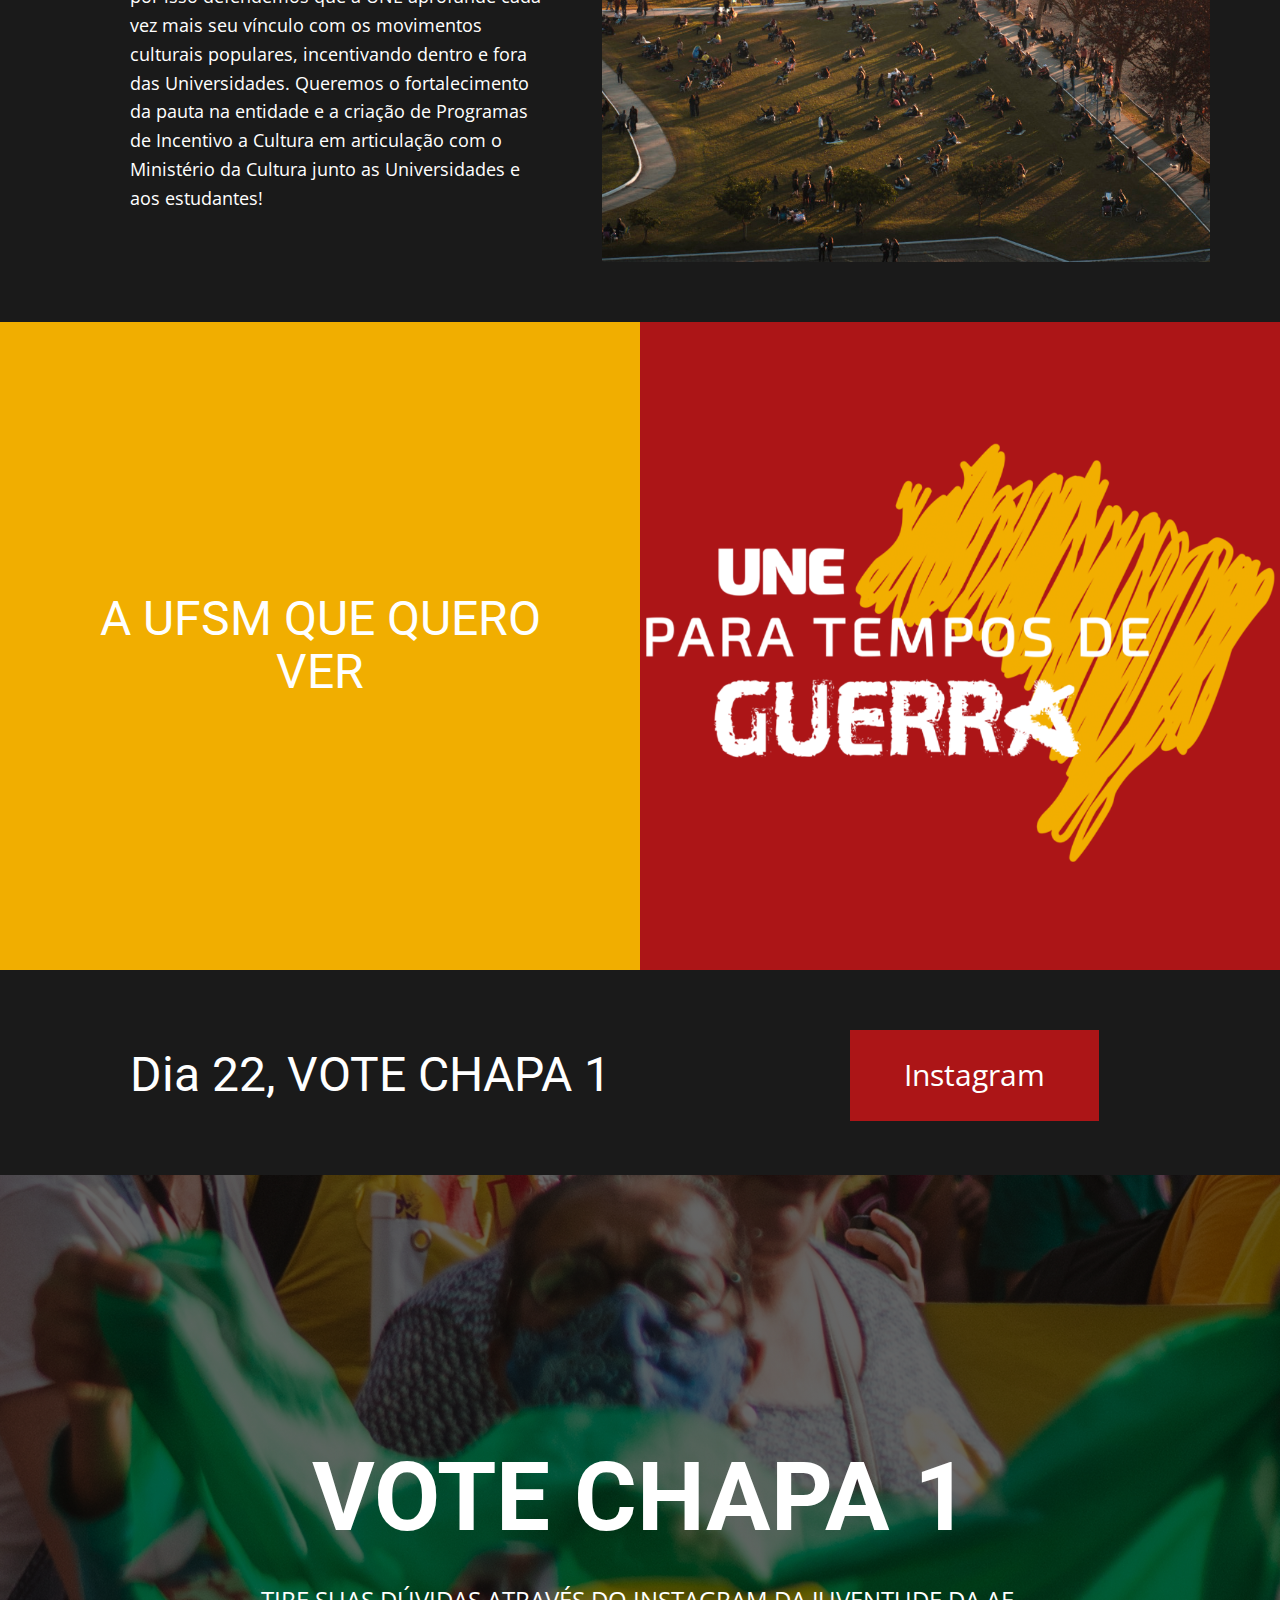
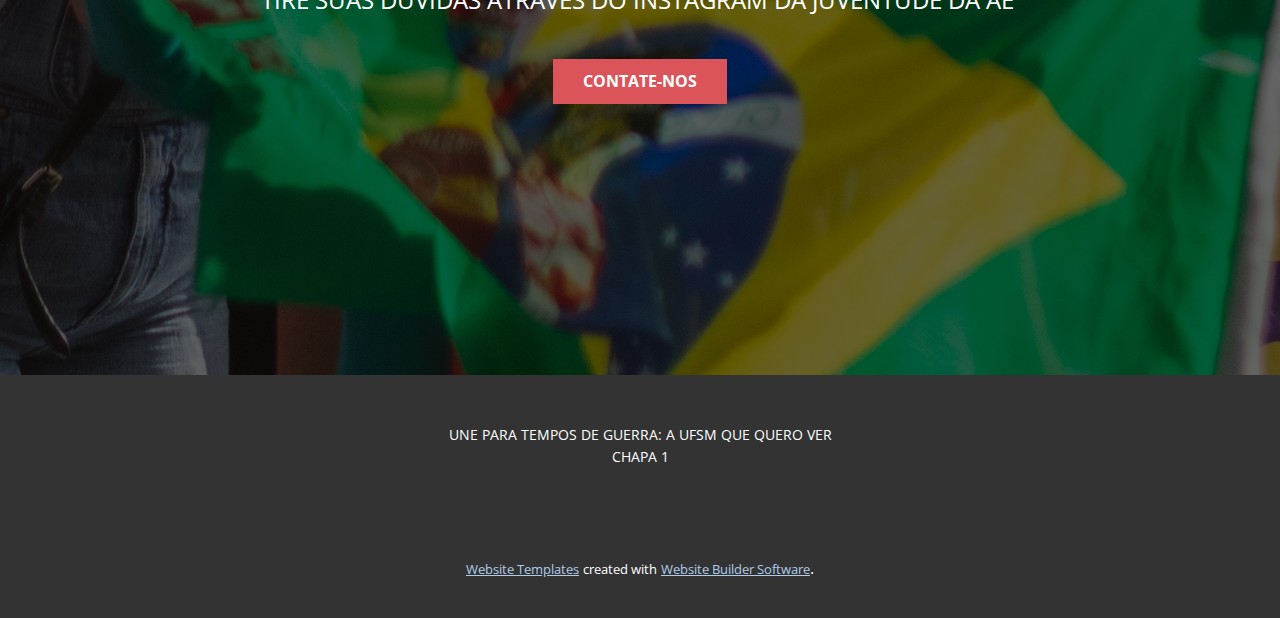
<file: Página-Inicial.html>
<!DOCTYPE html>
<html style="font-size: 16px;" lang="pt"><head>
    <meta name="viewport" content="width=device-width, initial-scale=1.0">
    <meta charset="utf-8">
    <meta name="keywords" content="UNE PARA TEMPOS DE GUERRA, QUEM SOMOS?CHAPA 1, ​Por uma UNE que volte a ser referência aos estudantes, ​Os investimentos estão voltando: Que Universidade queremos?, ​Queremos universidades pintadas de POVO!, ​Combater a extrema-direita e retomar dos nossos direitos, ​Para enfrentar tempos de guerra, mais cultura e educação!, A UFSM QUE QUERO VER, Dia 22, VOTE CHAPA 1, VOTE CHAPA 1">
    <meta name="description" content="">
    <title>Página Inicial</title>
    <link rel="stylesheet" href="nicepage.css" media="screen">
<link rel="stylesheet" href="Página-Inicial.css" media="screen">
    <script class="u-script" type="text/javascript" src="jquery.js" defer=""></script>
    <script class="u-script" type="text/javascript" src="nicepage.js" defer=""></script>
    <meta name="generator" content="Nicepage 5.9.10, nicepage.com">
    <link id="u-theme-google-font" rel="stylesheet" href="https://fonts.googleapis.com/css?family=Roboto:100,100i,300,300i,400,400i,500,500i,700,700i,900,900i|Open+Sans:300,300i,400,400i,500,500i,600,600i,700,700i,800,800i">
    
    
    
    
    
    
    
    
    
    
    
    <script type="application/ld+json">{
		"@context": "http://schema.org",
		"@type": "Organization",
		"name": "",
		"logo": "images/logo.png"
}</script>
    <meta name="theme-color" content="#478ac9">
    <meta property="og:title" content="Página Inicial">
    <meta property="og:type" content="website">
  <meta data-intl-tel-input-cdn-path="intlTelInput/"></head>
  <body class="u-body u-xl-mode" data-lang="pt"><header class="u-clearfix u-custom-color-1 u-header u-header" id="sec-4820"><div class="u-clearfix u-sheet u-sheet-1">
        <a href="https://nicepage.com" class="u-image u-logo u-image-1" data-image-width="996" data-image-height="682">
          <img src="images/logo.png" class="u-logo-image u-logo-image-1">
        </a>
        <nav class="u-menu u-menu-one-level u-offcanvas u-menu-1">
          <div class="menu-collapse" style="font-size: 1rem; letter-spacing: 0px;">
            <a class="u-button-style u-custom-left-right-menu-spacing u-custom-padding-bottom u-custom-text-active-color u-custom-top-bottom-menu-spacing u-nav-link u-text-active-palette-1-base u-text-hover-palette-2-base" href="#">
              <svg class="u-svg-link" viewBox="0 0 24 24"><use xmlns:xlink="http://www.w3.org/1999/xlink" xlink:href="#menu-hamburger"></use></svg>
              <svg class="u-svg-content" version="1.1" id="menu-hamburger" viewBox="0 0 16 16" x="0px" y="0px" xmlns:xlink="http://www.w3.org/1999/xlink" xmlns="http://www.w3.org/2000/svg"><g><rect y="1" width="16" height="2"></rect><rect y="7" width="16" height="2"></rect><rect y="13" width="16" height="2"></rect>
</g></svg>
            </a>
          </div>
          <div class="u-custom-menu u-nav-container">
            <ul class="u-nav u-unstyled u-nav-1"><li class="u-nav-item"><a class="u-button-style u-nav-link u-text-active-custom-color-2 u-text-hover-palette-2-base" href="Página-Inicial.html" style="padding: 10px 20px;">Página Inicial</a>
</li><li class="u-nav-item"><a class="u-button-style u-nav-link u-text-active-custom-color-2 u-text-hover-palette-2-base" href="Página-Inicial.html#carousel_0891" style="padding: 10px 20px;">Sobre</a>
</li><li class="u-nav-item"><a class="u-button-style u-nav-link u-text-active-custom-color-2 u-text-hover-palette-2-base" href="https://www.instagram.com/jae.santamaria/" style="padding: 10px 20px;">Contato</a>
</li></ul>
          </div>
          <div class="u-custom-menu u-nav-container-collapse">
            <div class="u-black u-container-style u-inner-container-layout u-opacity u-opacity-95 u-sidenav">
              <div class="u-inner-container-layout u-sidenav-overflow">
                <div class="u-menu-close"></div>
                <ul class="u-align-center u-nav u-popupmenu-items u-unstyled u-nav-2"><li class="u-nav-item"><a class="u-button-style u-nav-link" href="Página-Inicial.html">Página Inicial</a>
</li><li class="u-nav-item"><a class="u-button-style u-nav-link" href="Página-Inicial.html#carousel_0891">Sobre</a>
</li><li class="u-nav-item"><a class="u-button-style u-nav-link" href="https://www.instagram.com/jae.santamaria/">Contato</a>
</li></ul>
              </div>
            </div>
            <div class="u-black u-menu-overlay u-opacity u-opacity-70"></div>
          </div>
        </nav>
      </div></header>
    <section class="u-clearfix u-image u-shading u-section-1" src="" id="carousel_a46f" data-image-width="3456" data-image-height="4608">
      <div class="u-clearfix u-sheet u-sheet-1">
        <div class="u-align-right u-container-style u-expanded-width-sm u-expanded-width-xs u-group u-similar-fill u-group-1">
          <div class="u-container-layout u-valign-middle-md u-container-layout-1">
            <p class="u-text u-text-1">@jae.santamaria / May 15, 2023</p>
            <div class="u-border-1 u-border-white u-line u-line-horizontal u-opacity u-opacity-45 u-line-1"></div>
            <h1 class="u-text u-title u-text-2">
              <span class="u-text-palette-3-base">UNE</span> PARA TEMPOS DE GUERRA
            </h1>
            <p class="u-large-text u-text u-text-variant u-text-3">A UFSM que quero ver</p>
            <a href="Página-Inicial.html#carousel_0891" class="u-border-none u-btn u-button-style u-custom-color-1 u-btn-1">Leia Mais</a>
          </div>
        </div>
        <div class="u-align-right u-container-style u-group u-similar-fill u-group-2">
          <div class="u-container-layout u-valign-middle">
            <p class="u-custom-font u-small-text u-text u-text-font u-text-grey-25 u-text-variant u-text-4">Image: Gleison P</p>
          </div>
        </div>
      </div>
    </section>
    <section class="u-clearfix u-white u-section-2" id="carousel_0891">
      <div class="u-clearfix u-sheet u-sheet-1">
        <div class="u-clearfix u-expanded-width-md u-expanded-width-sm u-expanded-width-xs u-gutter-20 u-layout-wrap u-layout-wrap-1">
          <div class="u-gutter-0 u-layout">
            <div class="u-layout-col">
              <div class="u-size-60">
                <div class="u-layout-row">
                  <div class="u-align-center-md u-align-center-sm u-align-center-xl u-align-center-xs u-container-style u-layout-cell u-left-cell u-size-30 u-white u-layout-cell-1">
                    <div class="u-border-1 u-border-grey-15 u-container-layout u-container-layout-1"><span class="u-file-icon u-icon u-icon-1"><img src="images/10712599.png" alt=""></span>
                      <h4 class="u-align-center-lg u-custom-font u-heading-font u-text u-text-1"> O que é o CONUNE?</h4>
                      <p class="u-align-center-lg u-text u-text-2"> É o Congresso da União Nacional dos Estudantes (UNE) - entidade que representa estudantes do ensino superior de todo o Brasil - e ocorrerá entre os dias 12 a 16 de julho em Brasília, para eleger sua nova diretoria e a linha política de atuação da UNE nos próximos dois anos. Neste Congresso, acontecerão debates acerca da situação política do Brasil, da educação e do papel do movimento estudantil na construção de um projeto popular para o país, que tenha a educação como prioridade.</p>
                    </div>
                  </div>
                  <div class="u-align-center-md u-align-center-sm u-align-center-xl u-align-center-xs u-container-style u-layout-cell u-right-cell u-size-30 u-white u-layout-cell-2">
                    <div class="u-border-1 u-border-grey-15 u-container-layout u-valign-top u-container-layout-2"><span class="u-file-icon u-icon u-text-custom-color-1 u-icon-2"><img src="images/3468553-dc21190a.png" alt=""></span>
                      <h4 class="u-align-center-lg u-custom-font u-heading-font u-text u-text-3"> E como participar?</h4>
                      <p class="u-align-center-lg u-text u-text-4"> As Universidades fazem eleições de delegadas e delegados, que são estudantes que irão representar a Universidade com direito a voto no CONUNE. Na UFSM a eleição ocorre no próximo dia 22 de maio.   Nesta eleição também estarão sendo eleitos delegadas e delegados para o Congresso Estadual dos Estudantes Gaúchos, que será em agosto e terá por pauta principal a rearticulação da UEE-RS (União Estadual dos Estudantes), com o objetivo de organizar o Movimento Estudantil gaúcho. </p>
                    </div>
                  </div>
                </div>
              </div>
            </div>
          </div>
        </div>
        <div class="u-align-center-md u-align-center-sm u-align-right-lg u-align-right-xl u-container-style u-expanded-width-md u-expanded-width-sm u-expanded-width-xs u-group u-similar-fill u-group-1">
          <div class="u-container-layout u-valign-middle-lg u-valign-middle-sm u-valign-middle-xl u-valign-middle-xs u-container-layout-3">
            <h2 class="u-align-center-xs u-text u-text-5">QUEM SOMOS?<b>
                <br>CHAPA 1</b>
            </h2>
            <div class="u-border-7 u-border-custom-color-1 u-line u-line-horizontal u-line-1"></div>
            <p class="u-align-center-xs u-text u-text-6"> A UNE Para Tempos de Guerra: a UFSM que quero ver é construída por estudantes de todos os campi de nossa Universidade. Estamos presentes em diversos cursos e participamos ativamente da construção das entidades estudantis, como DAs, DCE, UEE, UNE, Executivas de curso, presentes no dia a dia das e dos estudantes.</p>
            <a href="Página-Inicial.html#carousel_655b" class="u-border-none u-btn u-button-style u-custom-color-1 u-btn-1">continue reading</a>
          </div>
        </div>
      </div>
    </section>
    <section class="u-clearfix u-custom-color-1 u-section-3" id="carousel_655b">
      <div class="u-clearfix u-sheet u-sheet-1">
        <div class="u-clearfix u-expanded-width u-gutter-0 u-layout-wrap u-layout-wrap-1">
          <div class="u-layout" style="pointer-events: auto;">
            <div class="u-layout-row" style="pointer-events: auto;">
              <div class="u-align-center-xs u-align-left-lg u-align-left-md u-align-left-sm u-align-left-xl u-container-style u-layout-cell u-left-cell u-similar-fill u-size-28 u-size-xs-60 u-layout-cell-1">
                <div class="u-container-layout u-container-layout-1">
                  <h2 class="u-text u-text-1"> Por uma <span class="u-text-custom-color-2">UNE </span>que volte a ser referência aos estudantes
                  </h2>
                  <div class="u-border-7 u-border-custom-color-2 u-line u-line-horizontal u-line-1"></div>
                  <p class="u-text u-text-2"> Defendemos uma UNE que tenha como prioridade a retomada da inserção direta dentro do movimento estudantil das Universidades, alinhando, conduzindo e construindo em conjunto as lutas por nossos direitos. Queremos de novo uma UNE que seja referência para as e os estudantes do país inteiro, e não uma entidade afastada da realidade que vivemos e restrita a sua direção, como vem o ocorrendo nos últimos anos.</p>
                </div>
              </div>
              <div class="u-align-left u-container-style u-image u-layout-cell u-right-cell u-size-32 u-size-xs-60 u-image-1" data-image-width="1080" data-image-height="1080">
                <div class="u-container-layout u-container-layout-2" src=""></div>
              </div>
            </div>
          </div>
        </div>
      </div>
    </section>
    <section class="u-clearfix u-grey-5 u-section-4" id="carousel_fcbe">
      <div class="u-clearfix u-sheet u-sheet-1">
        <div class="u-clearfix u-expanded-width u-gutter-30 u-layout-wrap u-layout-wrap-1">
          <div class="u-layout">
            <div class="u-layout-row">
              <div class="u-align-left u-container-style u-image u-layout-cell u-left-cell u-size-30 u-image-1" data-image-width="1920" data-image-height="1277">
                <div class="u-container-layout"></div>
              </div>
              <div class="u-align-right u-container-style u-layout-cell u-right-cell u-similar-fill u-size-30 u-layout-cell-2">
                <div class="u-container-layout">
                  <h2 class="u-text u-text-1"> Os investimentos estão voltando: Que Universidade queremos?</h2>
                  <p class="u-text u-text-2"> O Governo Lula tem mostrado na prática que a educação voltou a ser prioridade, com a recomposição orçamentária e aumento nas bolsas. É hora de avançar em nossas pautas e garantir que esse investimento aumente cada vez mais e seja direcionado para setores estratégicos, como a urgente melhora no Plano de Assistência Estudantil, no fortalecimento do ENEM e do SISU, nos programas de pesquisa e extensão, no combate a evasão e na construção de uma Universidade mais popularizada.</p>
                </div>
              </div>
            </div>
          </div>
        </div>
      </div>
    </section>
    <section class="u-clearfix u-grey-90 u-section-5" id="carousel_511b">
      <div class="u-clearfix u-sheet u-sheet-1">
        <div class="u-clearfix u-expanded-width u-gutter-0 u-layout-wrap u-layout-wrap-1">
          <div class="u-layout" style="pointer-events: auto;">
            <div class="u-layout-row" style="pointer-events: auto;">
              <div class="u-align-center-xs u-align-left-lg u-align-left-md u-align-left-sm u-align-left-xl u-container-style u-layout-cell u-left-cell u-similar-fill u-size-28 u-size-xs-60 u-layout-cell-1">
                <div class="u-container-layout u-container-layout-1">
                  <h2 class="u-text u-text-1"> Queremos universidades pintadas de POVO!</h2>
                  <div class="u-border-7 u-border-custom-color-2 u-line u-line-horizontal u-line-1"></div>
                  <p class="u-text u-text-2"> As cotas abriram portas, mas precisamos entrar e permanecer para garantir. nossa formação e poder sonhar um futuro melhor para nós e nossas famílias. Defendemos que as Universidades se pintem de povo, fortalecendo a garantia do acesso e a permanência de estudantes negras e negros, indígenas, PCDs, LGBTs, mulheres, mães e pais, tem sua permanência colocada constantemente em xeque pelas opressões e pela falta de políticas de permanência mais efetivas.</p>
                </div>
              </div>
              <div class="u-align-left u-container-style u-image u-layout-cell u-right-cell u-size-32 u-size-xs-60 u-image-1" data-image-width="4626" data-image-height="2728">
                <div class="u-container-layout u-container-layout-2" src=""></div>
              </div>
            </div>
          </div>
        </div>
      </div>
    </section>
    <section class="u-clearfix u-grey-5 u-section-6" id="carousel_2dc4">
      <div class="u-clearfix u-sheet u-sheet-1">
        <div class="u-clearfix u-expanded-width u-gutter-30 u-layout-wrap u-layout-wrap-1">
          <div class="u-layout">
            <div class="u-layout-row">
              <div class="u-align-left u-container-style u-image u-layout-cell u-left-cell u-size-30 u-image-1" data-image-width="3456" data-image-height="4608">
                <div class="u-container-layout"></div>
              </div>
              <div class="u-align-right u-container-style u-layout-cell u-right-cell u-similar-fill u-size-30 u-layout-cell-2">
                <div class="u-container-layout">
                  <h2 class="u-text u-text-1"> Combater a extrema-direita e retomar dos nossos direitos</h2>
                  <p class="u-text u-text-2"> Defendemos uma UNE conectada com os movimentos sociais, que aponte a educação como pauta central na construção de um projeto de país, um projeto com a cara das e dos estudantes e do povo brasileiro. O movimento estudantil foi fundamental para derrotar Bolsonaro e eleger Lula, e por isso é nosso papel intensificar as lutas de massas, em defesa da educação, da democracia, do combate a fome, por trabalho digno e pelos direitos da juventude brasileira. Precisamos disputar os rumos do Governo Lula e colocar na ordem do dia as nossas prioridades.</p>
                </div>
              </div>
            </div>
          </div>
        </div>
      </div>
    </section>
    <section class="u-clearfix u-grey-90 u-section-7" id="carousel_e393">
      <div class="u-clearfix u-sheet u-sheet-1">
        <div class="u-clearfix u-expanded-width u-gutter-0 u-layout-wrap u-layout-wrap-1">
          <div class="u-layout" style="pointer-events: auto;">
            <div class="u-layout-row" style="pointer-events: auto;">
              <div class="u-align-center-xs u-align-left-lg u-align-left-md u-align-left-sm u-align-left-xl u-container-style u-layout-cell u-left-cell u-similar-fill u-size-28 u-size-xs-60 u-layout-cell-1">
                <div class="u-container-layout u-container-layout-1">
                  <h2 class="u-text u-text-1"> Para enfrentar tempos de guerra, mais cultura e educação!</h2>
                  <div class="u-border-7 u-border-custom-color-2 u-line u-line-horizontal u-line-1"></div>
                  <p class="u-text u-text-2"> Acreditamos na educação e cultura para a transformação de uma sociedade mais justa, e por isso defendemos que a UNE aprofunde cada vez mais seu vínculo com os movimentos culturais populares, incentivando dentro e fora das Universidades. Queremos o fortalecimento da pauta na entidade e a criação de Programas de Incentivo a Cultura em articulação com o Ministério da Cultura junto as Universidades e aos estudantes!</p>
                </div>
              </div>
              <div class="u-align-left u-container-style u-image u-layout-cell u-right-cell u-size-32 u-size-xs-60 u-image-1" data-image-width="1280" data-image-height="850">
                <div class="u-container-layout u-container-layout-2" src=""></div>
              </div>
            </div>
          </div>
        </div>
      </div>
    </section>
    <section class="u-clearfix u-section-8" src="" id="carousel_cde8">
      <div class="u-clearfix u-expanded-width u-layout-wrap u-layout-wrap-1">
        <div class="u-layout">
          <div class="u-layout-row">
            <div class="u-align-center u-container-style u-custom-color-2 u-layout-cell u-left-cell u-size-30 u-layout-cell-1">
              <div class="u-container-layout u-valign-middle u-container-layout-1">
                <h2 class="u-text u-text-1">A UFSM QUE QUERO VER</h2>
              </div>
            </div>
            <div class="u-align-right u-container-style u-image u-layout-cell u-right-cell u-similar-fill u-size-30 u-image-1" data-image-width="1080" data-image-height="1080">
              <div class="u-container-layout u-container-layout-2"></div>
            </div>
          </div>
        </div>
      </div>
    </section>
    <section class="u-clearfix u-grey-90 u-section-9" id="carousel_151e">
      <div class="u-clearfix u-sheet u-sheet-1">
        <div class="u-clearfix u-expanded-width u-layout-wrap u-layout-wrap-1">
          <div class="u-layout">
            <div class="u-layout-row">
              <div class="u-align-center-sm u-align-left-lg u-align-left-md u-align-left-xl u-align-left-xs u-container-style u-layout-cell u-left-cell u-similar-fill u-size-39 u-layout-cell-1">
                <div class="u-container-layout u-container-layout-1">
                  <h2 class="u-custom-font u-heading-font u-text u-text-1">Dia 22, VOTE CHAPA 1</h2>
                </div>
              </div>
              <div class="u-container-style u-layout-cell u-right-cell u-similar-fill u-size-21 u-layout-cell-2">
                <div class="u-container-layout u-container-layout-2">
                  <a href="https://www.instagram.com/p/CsRCpAtMnX_/" class="u-border-none u-btn u-button-style u-custom-color-1 u-text-white u-btn-1" target="_blank">Instagram</a>
                </div>
              </div>
            </div>
          </div>
        </div>
      </div>
    </section>
    <section class="u-align-center u-clearfix u-image u-shading u-section-10" src="" data-image-width="2543" data-image-height="2483" id="sec-38c1">
      <div class="u-clearfix u-sheet u-valign-middle u-sheet-1">
        <h1 class="u-text u-text-default u-title u-text-1">VOTE CHAPA 1</h1>
        <p class="u-large-text u-text u-text-default u-text-variant u-text-2">TIRE SUAS DÚVIDAS ATRAVÉS DO INSTAGRAM DA JUVENTUDE DA AE&nbsp;</p>
        <a href="https://www.instagram.com/p/CsRCpAtMnX_/" class="u-btn u-button-style u-palette-2-base u-btn-1">CONTATE-NOS</a>
      </div>
    </section>
    
    
    <footer class="u-align-center u-clearfix u-footer u-grey-80 u-footer" id="sec-04a3"><div class="u-clearfix u-sheet u-sheet-1">
        <p class="u-small-text u-text u-text-variant u-text-1">UNE PARA TEMPOS DE GUERRA: A UFSM QUE QUERO VER<br>CHAPA 1
        </p>
      </div></footer>
    <section class="u-backlink u-clearfix u-grey-80">
      <a class="u-link" href="https://nicepage.com/website-templates" target="_blank">
        <span>Website Templates</span>
      </a>
      <p class="u-text">
        <span>created with</span>
      </p>
      <a class="u-link" href="" target="_blank">
        <span>Website Builder Software</span>
      </a>. 
    </section>
  
</body></html>
</file>
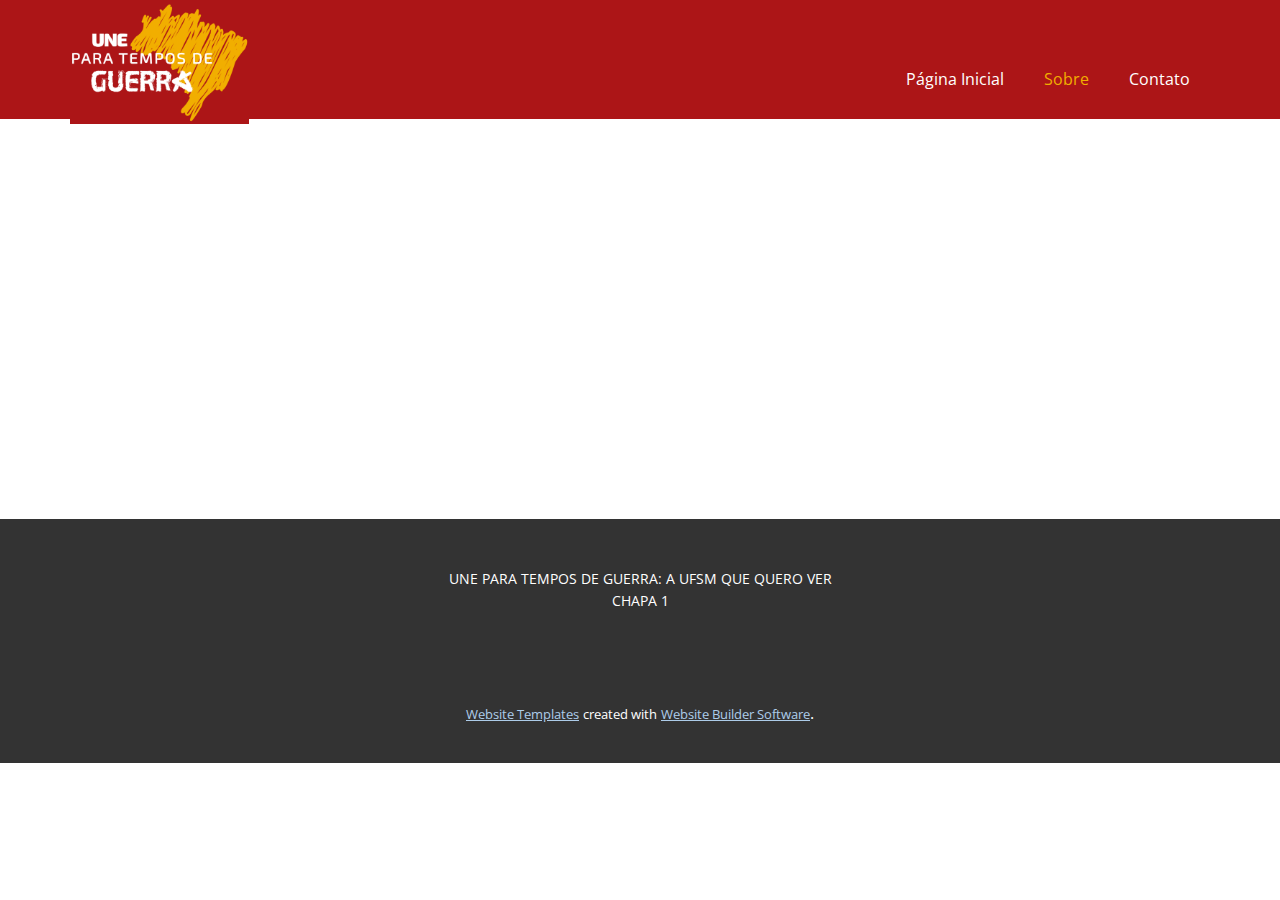
<file: Sobre.html>
<!DOCTYPE html>
<html style="font-size: 16px;" lang="pt"><head>
    <meta name="viewport" content="width=device-width, initial-scale=1.0">
    <meta charset="utf-8">
    <meta name="keywords" content="">
    <meta name="description" content="">
    <title>Sobre</title>
    <link rel="stylesheet" href="nicepage.css" media="screen">
<link rel="stylesheet" href="Sobre.css" media="screen">
    <script class="u-script" type="text/javascript" src="jquery.js" defer=""></script>
    <script class="u-script" type="text/javascript" src="nicepage.js" defer=""></script>
    <meta name="generator" content="Nicepage 5.9.10, nicepage.com">
    <link id="u-theme-google-font" rel="stylesheet" href="https://fonts.googleapis.com/css?family=Roboto:100,100i,300,300i,400,400i,500,500i,700,700i,900,900i|Open+Sans:300,300i,400,400i,500,500i,600,600i,700,700i,800,800i">
    
    
    <script type="application/ld+json">{
		"@context": "http://schema.org",
		"@type": "Organization",
		"name": "",
		"logo": "images/logo.png"
}</script>
    <meta name="theme-color" content="#478ac9">
    <meta property="og:title" content="Sobre">
    <meta property="og:type" content="website">
  <meta data-intl-tel-input-cdn-path="intlTelInput/"></head>
  <body class="u-body u-xl-mode" data-lang="pt"><header class="u-clearfix u-custom-color-1 u-header u-header" id="sec-4820"><div class="u-clearfix u-sheet u-sheet-1">
        <a href="https://nicepage.com" class="u-image u-logo u-image-1" data-image-width="996" data-image-height="682">
          <img src="images/logo.png" class="u-logo-image u-logo-image-1">
        </a>
        <nav class="u-menu u-menu-one-level u-offcanvas u-menu-1">
          <div class="menu-collapse" style="font-size: 1rem; letter-spacing: 0px;">
            <a class="u-button-style u-custom-left-right-menu-spacing u-custom-padding-bottom u-custom-text-active-color u-custom-top-bottom-menu-spacing u-nav-link u-text-active-palette-1-base u-text-hover-palette-2-base" href="#">
              <svg class="u-svg-link" viewBox="0 0 24 24"><use xmlns:xlink="http://www.w3.org/1999/xlink" xlink:href="#menu-hamburger"></use></svg>
              <svg class="u-svg-content" version="1.1" id="menu-hamburger" viewBox="0 0 16 16" x="0px" y="0px" xmlns:xlink="http://www.w3.org/1999/xlink" xmlns="http://www.w3.org/2000/svg"><g><rect y="1" width="16" height="2"></rect><rect y="7" width="16" height="2"></rect><rect y="13" width="16" height="2"></rect>
</g></svg>
            </a>
          </div>
          <div class="u-custom-menu u-nav-container">
            <ul class="u-nav u-unstyled u-nav-1"><li class="u-nav-item"><a class="u-button-style u-nav-link u-text-active-custom-color-2 u-text-hover-palette-2-base" href="Página-Inicial.html" style="padding: 10px 20px;">Página Inicial</a>
</li><li class="u-nav-item"><a class="u-button-style u-nav-link u-text-active-custom-color-2 u-text-hover-palette-2-base" href="Página-Inicial.html#carousel_0891" style="padding: 10px 20px;">Sobre</a>
</li><li class="u-nav-item"><a class="u-button-style u-nav-link u-text-active-custom-color-2 u-text-hover-palette-2-base" href="https://www.instagram.com/jae.santamaria/" style="padding: 10px 20px;">Contato</a>
</li></ul>
          </div>
          <div class="u-custom-menu u-nav-container-collapse">
            <div class="u-black u-container-style u-inner-container-layout u-opacity u-opacity-95 u-sidenav">
              <div class="u-inner-container-layout u-sidenav-overflow">
                <div class="u-menu-close"></div>
                <ul class="u-align-center u-nav u-popupmenu-items u-unstyled u-nav-2"><li class="u-nav-item"><a class="u-button-style u-nav-link" href="Página-Inicial.html">Página Inicial</a>
</li><li class="u-nav-item"><a class="u-button-style u-nav-link" href="Página-Inicial.html#carousel_0891">Sobre</a>
</li><li class="u-nav-item"><a class="u-button-style u-nav-link" href="https://www.instagram.com/jae.santamaria/">Contato</a>
</li></ul>
              </div>
            </div>
            <div class="u-black u-menu-overlay u-opacity u-opacity-70"></div>
          </div>
        </nav>
      </div></header>
    <section class="u-clearfix u-section-1" id="sec-359c">
      <div class="u-clearfix u-sheet u-sheet-1"></div>
    </section>
    
    
    <footer class="u-align-center u-clearfix u-footer u-grey-80 u-footer" id="sec-04a3"><div class="u-clearfix u-sheet u-sheet-1">
        <p class="u-small-text u-text u-text-variant u-text-1">UNE PARA TEMPOS DE GUERRA: A UFSM QUE QUERO VER<br>CHAPA 1
        </p>
      </div></footer>
    <section class="u-backlink u-clearfix u-grey-80">
      <a class="u-link" href="https://nicepage.com/website-templates" target="_blank">
        <span>Website Templates</span>
      </a>
      <p class="u-text">
        <span>created with</span>
      </p>
      <a class="u-link" href="" target="_blank">
        <span>Website Builder Software</span>
      </a>. 
    </section>
  
</body></html>
</file>
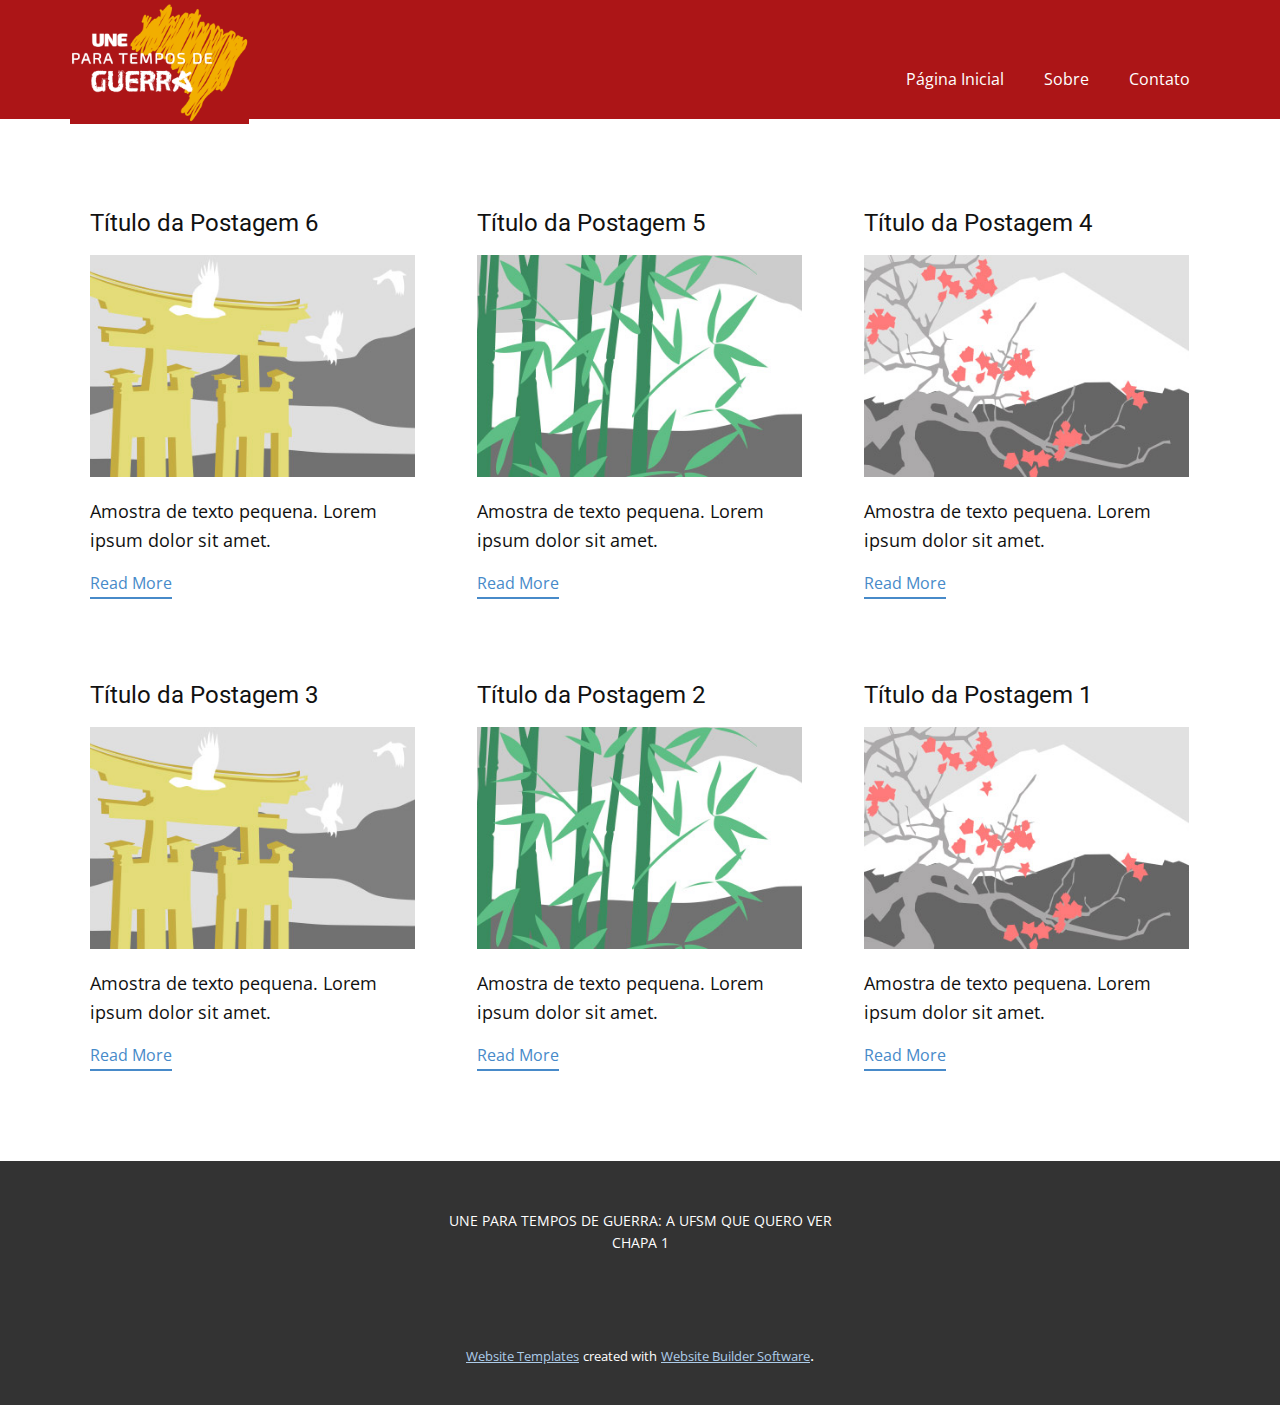
<file: blog/blog.html>
<!DOCTYPE html>
<html style="font-size: 16px;" lang="pt"><head>
    <meta name="viewport" content="width=device-width, initial-scale=1.0">
    <meta charset="utf-8">
    <meta name="keywords" content="">
    <meta name="description" content="">
    <title>Blog Template</title>
    <link rel="stylesheet" href="../nicepage.css" media="screen">
<link rel="stylesheet" href="../Blog-Template.css" media="screen">
    <script class="u-script" type="text/javascript" src="../jquery.js" defer=""></script>
    <script class="u-script" type="text/javascript" src="../nicepage.js" defer=""></script>
    <meta name="generator" content="Nicepage 5.9.10, nicepage.com">
    <link id="u-theme-google-font" rel="stylesheet" href="https://fonts.googleapis.com/css?family=Roboto:100,100i,300,300i,400,400i,500,500i,700,700i,900,900i|Open+Sans:300,300i,400,400i,500,500i,600,600i,700,700i,800,800i">
    
    
    <script type="application/ld+json">{
		"@context": "http://schema.org",
		"@type": "Organization",
		"name": "",
		"logo": "images/logo.png"
}</script>
    <meta name="theme-color" content="#478ac9">
  <meta data-intl-tel-input-cdn-path="intlTelInput/"></head>
  <body class="u-body u-xl-mode" data-lang="pt"><header class="u-clearfix u-custom-color-1 u-header u-header" id="sec-4820"><div class="u-clearfix u-sheet u-sheet-1">
        <a href="https://nicepage.com" class="u-image u-logo u-image-1" data-image-width="996" data-image-height="682">
          <img src="../images/logo.png" class="u-logo-image u-logo-image-1">
        </a>
        <nav class="u-menu u-menu-one-level u-offcanvas u-menu-1">
          <div class="menu-collapse" style="font-size: 1rem; letter-spacing: 0px;">
            <a class="u-button-style u-custom-left-right-menu-spacing u-custom-padding-bottom u-custom-text-active-color u-custom-top-bottom-menu-spacing u-nav-link u-text-active-palette-1-base u-text-hover-palette-2-base" href="#">
              <svg class="u-svg-link" viewBox="0 0 24 24"><use xmlns:xlink="http://www.w3.org/1999/xlink" xlink:href="#menu-hamburger"></use></svg>
              <svg class="u-svg-content" version="1.1" id="menu-hamburger" viewBox="0 0 16 16" x="0px" y="0px" xmlns:xlink="http://www.w3.org/1999/xlink" xmlns="http://www.w3.org/2000/svg"><g><rect y="1" width="16" height="2"></rect><rect y="7" width="16" height="2"></rect><rect y="13" width="16" height="2"></rect>
</g></svg>
            </a>
          </div>
          <div class="u-custom-menu u-nav-container">
            <ul class="u-nav u-unstyled u-nav-1"><li class="u-nav-item"><a class="u-button-style u-nav-link u-text-active-custom-color-2 u-text-hover-palette-2-base" href="../Página-Inicial.html" style="padding: 10px 20px;">Página Inicial</a>
</li><li class="u-nav-item"><a class="u-button-style u-nav-link u-text-active-custom-color-2 u-text-hover-palette-2-base" href="../Página-Inicial.html#carousel_0891" style="padding: 10px 20px;">Sobre</a>
</li><li class="u-nav-item"><a class="u-button-style u-nav-link u-text-active-custom-color-2 u-text-hover-palette-2-base" href="https://www.instagram.com/jae.santamaria/" style="padding: 10px 20px;">Contato</a>
</li></ul>
          </div>
          <div class="u-custom-menu u-nav-container-collapse">
            <div class="u-black u-container-style u-inner-container-layout u-opacity u-opacity-95 u-sidenav">
              <div class="u-inner-container-layout u-sidenav-overflow">
                <div class="u-menu-close"></div>
                <ul class="u-align-center u-nav u-popupmenu-items u-unstyled u-nav-2"><li class="u-nav-item"><a class="u-button-style u-nav-link" href="../Página-Inicial.html">Página Inicial</a>
</li><li class="u-nav-item"><a class="u-button-style u-nav-link" href="../Página-Inicial.html#carousel_0891">Sobre</a>
</li><li class="u-nav-item"><a class="u-button-style u-nav-link" href="https://www.instagram.com/jae.santamaria/">Contato</a>
</li></ul>
              </div>
            </div>
            <div class="u-black u-menu-overlay u-opacity u-opacity-70"></div>
          </div>
        </nav>
      </div></header>
    <section class="u-clearfix u-section-1" id="sec-3ba8">
      <div class="u-clearfix u-sheet u-valign-middle u-sheet-1"><!--blog--><!--blog_options_json--><!--{"type":"Recent","source":"","tags":"","count":""}--><!--/blog_options_json-->
        <div class="u-blog u-expanded-width u-repeater u-repeater-1"><!--blog_post-->
          <div class="u-blog-post u-container-style u-repeater-item u-white u-repeater-item-1">
            <div class="u-container-layout u-similar-container u-valign-top u-container-layout-1"><!--blog_post_header-->
              <h4 class="u-blog-control u-text u-text-1">
                <a class="u-post-header-link" href="../blog/post-5.html">Título da Postagem 6</a>
              </h4><!--/blog_post_header--><!--blog_post_image-->
              <a class="u-post-header-link" href="../blog/post-5.html"><img alt="" class="u-blog-control u-expanded-width u-image u-image-default u-image-1" src="../images/8ad73f3c.jpeg"></a><!--/blog_post_image--><!--blog_post_content-->
              <div class="u-blog-control u-post-content u-text u-text-2 fr-view">Amostra de texto pequena. Lorem ipsum dolor sit amet.</div><!--/blog_post_content--><!--blog_post_readmore-->
              <a href="../blog/post-5.html" class="u-blog-control u-border-2 u-border-palette-1-base u-btn u-btn-rectangle u-button-style u-none u-btn-1"><!--blog_post_readmore_content--><!--options_json--><!--{"content":"Read More","defaultValue":"Ler Mais"}--><!--/options_json-->Read More<!--/blog_post_readmore_content--></a><!--/blog_post_readmore-->
            </div>
          </div><div class="u-blog-post u-container-style u-repeater-item u-video-cover u-white">
            <div class="u-container-layout u-similar-container u-valign-top u-container-layout-2"><!--blog_post_header-->
              <h4 class="u-blog-control u-text u-text-3">
                <a class="u-post-header-link" href="../blog/post-4.html">Título da Postagem 5</a>
              </h4><!--/blog_post_header--><!--blog_post_image-->
              <a class="u-post-header-link" href="../blog/post-4.html"><img alt="" class="u-blog-control u-expanded-width u-image u-image-default u-image-2" src="../images/68f64b9d.jpeg"></a><!--/blog_post_image--><!--blog_post_content-->
              <div class="u-blog-control u-post-content u-text u-text-4 fr-view">Amostra de texto pequena. Lorem ipsum dolor sit amet.</div><!--/blog_post_content--><!--blog_post_readmore-->
              <a href="../blog/post-4.html" class="u-blog-control u-border-2 u-border-palette-1-base u-btn u-btn-rectangle u-button-style u-none u-btn-2"><!--blog_post_readmore_content--><!--options_json--><!--{"content":"Read More","defaultValue":"Ler Mais"}--><!--/options_json-->Read More<!--/blog_post_readmore_content--></a><!--/blog_post_readmore-->
            </div>
          </div><div class="u-blog-post u-container-style u-repeater-item u-video-cover u-white">
            <div class="u-container-layout u-similar-container u-valign-top u-container-layout-3"><!--blog_post_header-->
              <h4 class="u-blog-control u-text u-text-5">
                <a class="u-post-header-link" href="../blog/post-3.html">Título da Postagem 4</a>
              </h4><!--/blog_post_header--><!--blog_post_image-->
              <a class="u-post-header-link" href="../blog/post-3.html"><img alt="" class="u-blog-control u-expanded-width u-image u-image-default u-image-3" src="../images/0fd3416c.jpeg"></a><!--/blog_post_image--><!--blog_post_content-->
              <div class="u-blog-control u-post-content u-text u-text-6 fr-view">Amostra de texto pequena. Lorem ipsum dolor sit amet.</div><!--/blog_post_content--><!--blog_post_readmore-->
              <a href="../blog/post-3.html" class="u-blog-control u-border-2 u-border-palette-1-base u-btn u-btn-rectangle u-button-style u-none u-btn-3"><!--blog_post_readmore_content--><!--options_json--><!--{"content":"Read More","defaultValue":"Ler Mais"}--><!--/options_json-->Read More<!--/blog_post_readmore_content--></a><!--/blog_post_readmore-->
            </div>
          </div><div class="u-blog-post u-container-style u-repeater-item u-white u-repeater-item-1">
            <div class="u-container-layout u-similar-container u-valign-top u-container-layout-1"><!--blog_post_header-->
              <h4 class="u-blog-control u-text u-text-1">
                <a class="u-post-header-link" href="../blog/post-2.html">Título da Postagem 3</a>
              </h4><!--/blog_post_header--><!--blog_post_image-->
              <a class="u-post-header-link" href="../blog/post-2.html"><img alt="" class="u-blog-control u-expanded-width u-image u-image-default u-image-1" src="../images/8ad73f3c.jpeg"></a><!--/blog_post_image--><!--blog_post_content-->
              <div class="u-blog-control u-post-content u-text u-text-2 fr-view">Amostra de texto pequena. Lorem ipsum dolor sit amet.</div><!--/blog_post_content--><!--blog_post_readmore-->
              <a href="../blog/post-2.html" class="u-blog-control u-border-2 u-border-palette-1-base u-btn u-btn-rectangle u-button-style u-none u-btn-1"><!--blog_post_readmore_content--><!--options_json--><!--{"content":"Read More","defaultValue":"Ler Mais"}--><!--/options_json-->Read More<!--/blog_post_readmore_content--></a><!--/blog_post_readmore-->
            </div>
          </div><div class="u-blog-post u-container-style u-repeater-item u-video-cover u-white">
            <div class="u-container-layout u-similar-container u-valign-top u-container-layout-2"><!--blog_post_header-->
              <h4 class="u-blog-control u-text u-text-3">
                <a class="u-post-header-link" href="../blog/post-1.html">Título da Postagem 2</a>
              </h4><!--/blog_post_header--><!--blog_post_image-->
              <a class="u-post-header-link" href="../blog/post-1.html"><img alt="" class="u-blog-control u-expanded-width u-image u-image-default u-image-2" src="../images/68f64b9d.jpeg"></a><!--/blog_post_image--><!--blog_post_content-->
              <div class="u-blog-control u-post-content u-text u-text-4 fr-view">Amostra de texto pequena. Lorem ipsum dolor sit amet.</div><!--/blog_post_content--><!--blog_post_readmore-->
              <a href="../blog/post-1.html" class="u-blog-control u-border-2 u-border-palette-1-base u-btn u-btn-rectangle u-button-style u-none u-btn-2"><!--blog_post_readmore_content--><!--options_json--><!--{"content":"Read More","defaultValue":"Ler Mais"}--><!--/options_json-->Read More<!--/blog_post_readmore_content--></a><!--/blog_post_readmore-->
            </div>
          </div><div class="u-blog-post u-container-style u-repeater-item u-video-cover u-white">
            <div class="u-container-layout u-similar-container u-valign-top u-container-layout-3"><!--blog_post_header-->
              <h4 class="u-blog-control u-text u-text-5">
                <a class="u-post-header-link" href="../blog/post.html">Título da Postagem 1</a>
              </h4><!--/blog_post_header--><!--blog_post_image-->
              <a class="u-post-header-link" href="../blog/post.html"><img alt="" class="u-blog-control u-expanded-width u-image u-image-default u-image-3" src="../images/0fd3416c.jpeg"></a><!--/blog_post_image--><!--blog_post_content-->
              <div class="u-blog-control u-post-content u-text u-text-6 fr-view">Amostra de texto pequena. Lorem ipsum dolor sit amet.</div><!--/blog_post_content--><!--blog_post_readmore-->
              <a href="../blog/post.html" class="u-blog-control u-border-2 u-border-palette-1-base u-btn u-btn-rectangle u-button-style u-none u-btn-3"><!--blog_post_readmore_content--><!--options_json--><!--{"content":"Read More","defaultValue":"Ler Mais"}--><!--/options_json-->Read More<!--/blog_post_readmore_content--></a><!--/blog_post_readmore-->
            </div>
          </div><!--/blog_post--><!--blog_post-->
          <!--/blog_post--><!--blog_post-->
          <!--/blog_post-->
        </div><!--/blog-->
      </div>
    </section>
    
    
    <footer class="u-align-center u-clearfix u-footer u-grey-80 u-footer" id="sec-04a3"><div class="u-clearfix u-sheet u-sheet-1">
        <p class="u-small-text u-text u-text-variant u-text-1">UNE PARA TEMPOS DE GUERRA: A UFSM QUE QUERO VER<br>CHAPA 1
        </p>
      </div></footer>
    <section class="u-backlink u-clearfix u-grey-80">
      <a class="u-link" href="https://nicepage.com/website-templates" target="_blank">
        <span>Website Templates</span>
      </a>
      <p class="u-text">
        <span>created with</span>
      </p>
      <a class="u-link" href="" target="_blank">
        <span>Website Builder Software</span>
      </a>. 
    </section>
  
</body></html>
</file>
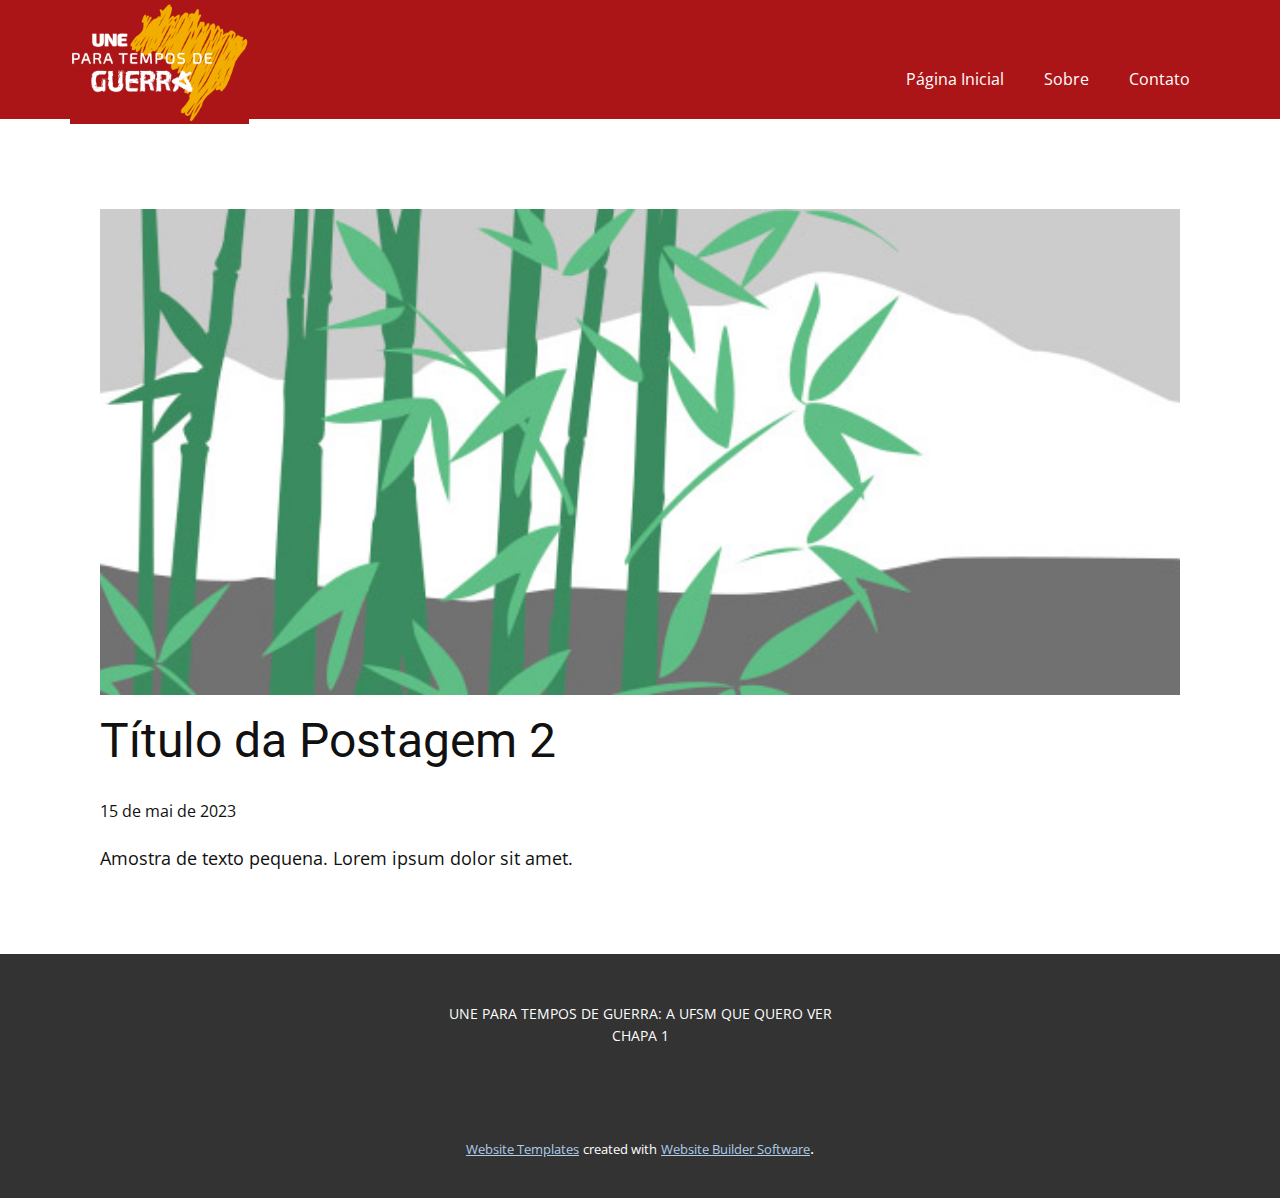
<file: blog/post-1.html>
<!DOCTYPE html>
<html style="font-size: 16px;" lang="pt"><head>
    <meta name="viewport" content="width=device-width, initial-scale=1.0">
    <meta charset="utf-8">
    <meta name="keywords" content="Título da Postagem 1">
    <meta name="description" content="">
    <title>Título da Postagem 2</title>
    <link rel="stylesheet" href="../nicepage.css" media="screen">
<link rel="stylesheet" href="../Post-Template.css" media="screen">
    <script class="u-script" type="text/javascript" src="../jquery.js" defer=""></script>
    <script class="u-script" type="text/javascript" src="../nicepage.js" defer=""></script>
    <meta name="generator" content="Nicepage 5.9.10, nicepage.com">
    <link id="u-theme-google-font" rel="stylesheet" href="https://fonts.googleapis.com/css?family=Roboto:100,100i,300,300i,400,400i,500,500i,700,700i,900,900i|Open+Sans:300,300i,400,400i,500,500i,600,600i,700,700i,800,800i">
    
    
    <script type="application/ld+json">{
		"@context": "http://schema.org",
		"@type": "Organization",
		"name": "",
		"logo": "images/logo.png"
}</script>
    <meta name="theme-color" content="#478ac9">
  <meta data-intl-tel-input-cdn-path="intlTelInput/"></head>
  <body class="u-body u-xl-mode" data-lang="pt"><header class="u-clearfix u-custom-color-1 u-header u-header" id="sec-4820"><div class="u-clearfix u-sheet u-sheet-1">
        <a href="https://nicepage.com" class="u-image u-logo u-image-1" data-image-width="996" data-image-height="682">
          <img src="../images/logo.png" class="u-logo-image u-logo-image-1">
        </a>
        <nav class="u-menu u-menu-one-level u-offcanvas u-menu-1">
          <div class="menu-collapse" style="font-size: 1rem; letter-spacing: 0px;">
            <a class="u-button-style u-custom-left-right-menu-spacing u-custom-padding-bottom u-custom-text-active-color u-custom-top-bottom-menu-spacing u-nav-link u-text-active-palette-1-base u-text-hover-palette-2-base" href="#">
              <svg class="u-svg-link" viewBox="0 0 24 24"><use xmlns:xlink="http://www.w3.org/1999/xlink" xlink:href="#menu-hamburger"></use></svg>
              <svg class="u-svg-content" version="1.1" id="menu-hamburger" viewBox="0 0 16 16" x="0px" y="0px" xmlns:xlink="http://www.w3.org/1999/xlink" xmlns="http://www.w3.org/2000/svg"><g><rect y="1" width="16" height="2"></rect><rect y="7" width="16" height="2"></rect><rect y="13" width="16" height="2"></rect>
</g></svg>
            </a>
          </div>
          <div class="u-custom-menu u-nav-container">
            <ul class="u-nav u-unstyled u-nav-1"><li class="u-nav-item"><a class="u-button-style u-nav-link u-text-active-custom-color-2 u-text-hover-palette-2-base" href="../Página-Inicial.html" style="padding: 10px 20px;">Página Inicial</a>
</li><li class="u-nav-item"><a class="u-button-style u-nav-link u-text-active-custom-color-2 u-text-hover-palette-2-base" href="../Página-Inicial.html#carousel_0891" style="padding: 10px 20px;">Sobre</a>
</li><li class="u-nav-item"><a class="u-button-style u-nav-link u-text-active-custom-color-2 u-text-hover-palette-2-base" href="https://www.instagram.com/jae.santamaria/" style="padding: 10px 20px;">Contato</a>
</li></ul>
          </div>
          <div class="u-custom-menu u-nav-container-collapse">
            <div class="u-black u-container-style u-inner-container-layout u-opacity u-opacity-95 u-sidenav">
              <div class="u-inner-container-layout u-sidenav-overflow">
                <div class="u-menu-close"></div>
                <ul class="u-align-center u-nav u-popupmenu-items u-unstyled u-nav-2"><li class="u-nav-item"><a class="u-button-style u-nav-link" href="../Página-Inicial.html">Página Inicial</a>
</li><li class="u-nav-item"><a class="u-button-style u-nav-link" href="../Página-Inicial.html#carousel_0891">Sobre</a>
</li><li class="u-nav-item"><a class="u-button-style u-nav-link" href="https://www.instagram.com/jae.santamaria/">Contato</a>
</li></ul>
              </div>
            </div>
            <div class="u-black u-menu-overlay u-opacity u-opacity-70"></div>
          </div>
        </nav>
      </div></header>
    <section class="u-align-center u-clearfix u-section-1" id="sec-8793">
      <div class="u-clearfix u-sheet u-valign-middle-md u-valign-middle-sm u-valign-middle-xs u-sheet-1"><!--post_details--><!--post_details_options_json--><!--{"source":""}--><!--/post_details_options_json--><!--blog_post-->
        <div class="u-container-style u-expanded-width u-post-details u-post-details-1">
          <div class="u-container-layout u-valign-middle u-container-layout-1"><!--blog_post_image-->
            <img alt="" class="u-blog-control u-expanded-width u-image u-image-default u-image-1" src="../images/68f64b9d.jpeg"><!--/blog_post_image--><!--blog_post_header-->
            <h2 class="u-blog-control u-text u-text-1">Título da Postagem 2</h2><!--/blog_post_header--><!--blog_post_metadata-->
            <div class="u-blog-control u-metadata u-metadata-1"><!--blog_post_metadata_date-->
              <span class="u-meta-date u-meta-icon">15 de mai de 2023</span><!--/blog_post_metadata_date--><!--blog_post_metadata_category-->
              <!--/blog_post_metadata_category--><!--blog_post_metadata_comments-->
              <!--/blog_post_metadata_comments-->
            </div><!--/blog_post_metadata--><!--blog_post_content-->
            <div class="u-align-justify u-blog-control u-post-content u-text u-text-2 fr-view">
  Amostra de texto pequena. Lorem ipsum dolor sit amet.
  </div><!--/blog_post_content-->
          </div>
        </div><!--/blog_post--><!--/post_details-->
      </div>
    </section>
    
    
    <footer class="u-align-center u-clearfix u-footer u-grey-80 u-footer" id="sec-04a3"><div class="u-clearfix u-sheet u-sheet-1">
        <p class="u-small-text u-text u-text-variant u-text-1">UNE PARA TEMPOS DE GUERRA: A UFSM QUE QUERO VER<br>CHAPA 1
        </p>
      </div></footer>
    <section class="u-backlink u-clearfix u-grey-80">
      <a class="u-link" href="https://nicepage.com/website-templates" target="_blank">
        <span>Website Templates</span>
      </a>
      <p class="u-text">
        <span>created with</span>
      </p>
      <a class="u-link" href="" target="_blank">
        <span>Website Builder Software</span>
      </a>. 
    </section>
  
</body></html>
</file>
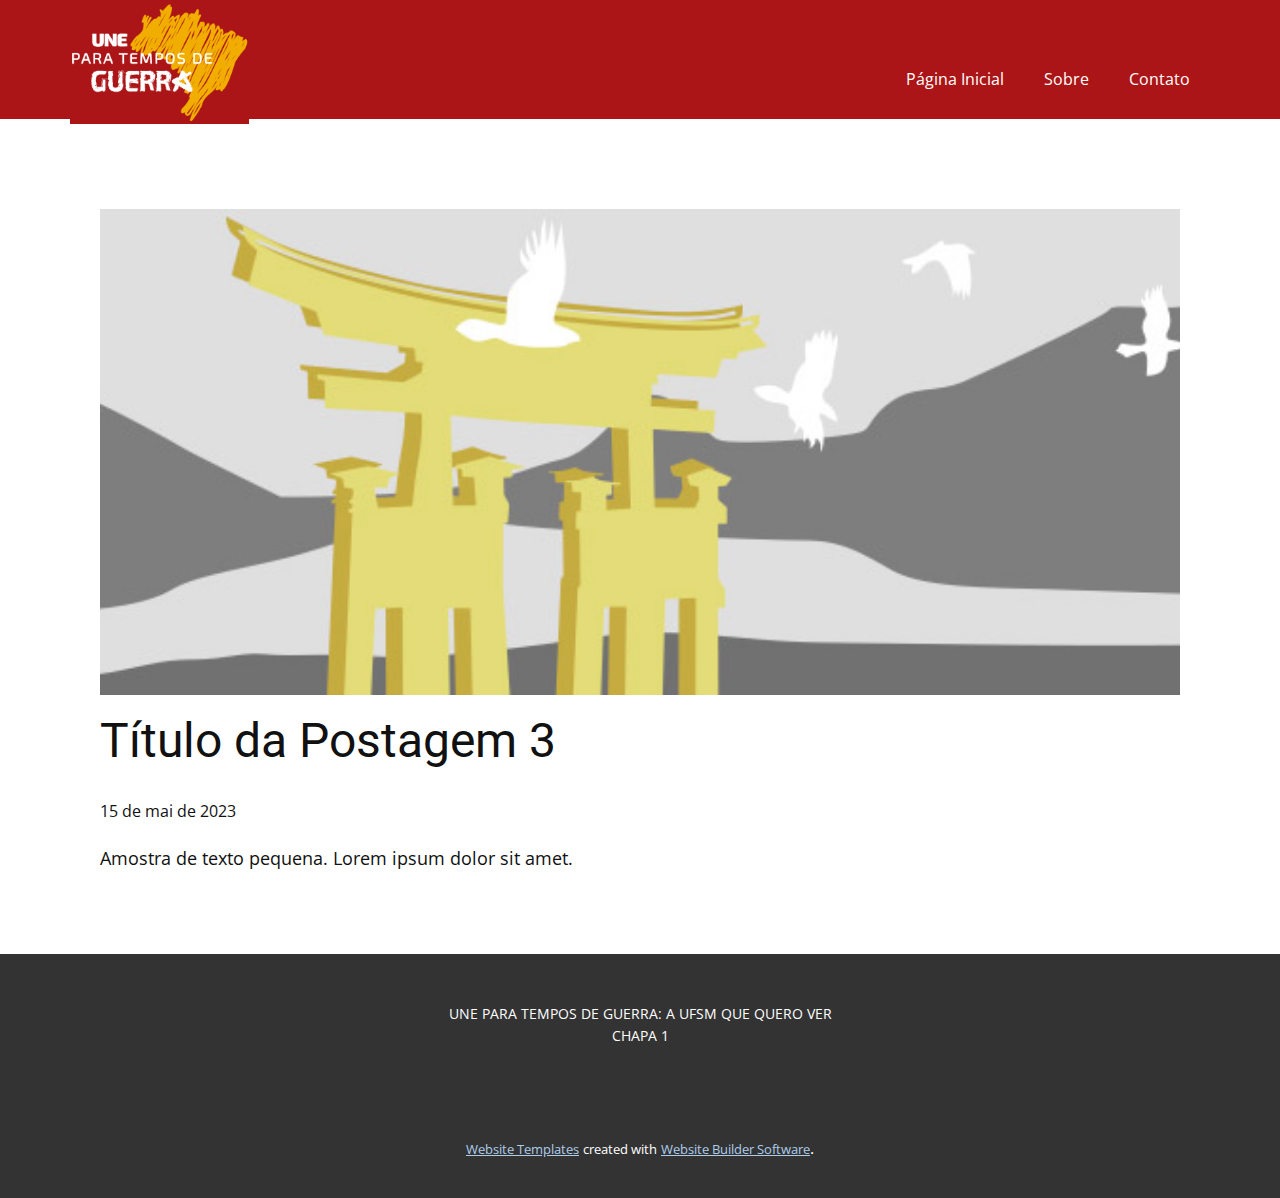
<file: blog/post-2.html>
<!DOCTYPE html>
<html style="font-size: 16px;" lang="pt"><head>
    <meta name="viewport" content="width=device-width, initial-scale=1.0">
    <meta charset="utf-8">
    <meta name="keywords" content="Título da Postagem 1">
    <meta name="description" content="">
    <title>Título da Postagem 3</title>
    <link rel="stylesheet" href="../nicepage.css" media="screen">
<link rel="stylesheet" href="../Post-Template.css" media="screen">
    <script class="u-script" type="text/javascript" src="../jquery.js" defer=""></script>
    <script class="u-script" type="text/javascript" src="../nicepage.js" defer=""></script>
    <meta name="generator" content="Nicepage 5.9.10, nicepage.com">
    <link id="u-theme-google-font" rel="stylesheet" href="https://fonts.googleapis.com/css?family=Roboto:100,100i,300,300i,400,400i,500,500i,700,700i,900,900i|Open+Sans:300,300i,400,400i,500,500i,600,600i,700,700i,800,800i">
    
    
    <script type="application/ld+json">{
		"@context": "http://schema.org",
		"@type": "Organization",
		"name": "",
		"logo": "images/logo.png"
}</script>
    <meta name="theme-color" content="#478ac9">
  <meta data-intl-tel-input-cdn-path="intlTelInput/"></head>
  <body class="u-body u-xl-mode" data-lang="pt"><header class="u-clearfix u-custom-color-1 u-header u-header" id="sec-4820"><div class="u-clearfix u-sheet u-sheet-1">
        <a href="https://nicepage.com" class="u-image u-logo u-image-1" data-image-width="996" data-image-height="682">
          <img src="../images/logo.png" class="u-logo-image u-logo-image-1">
        </a>
        <nav class="u-menu u-menu-one-level u-offcanvas u-menu-1">
          <div class="menu-collapse" style="font-size: 1rem; letter-spacing: 0px;">
            <a class="u-button-style u-custom-left-right-menu-spacing u-custom-padding-bottom u-custom-text-active-color u-custom-top-bottom-menu-spacing u-nav-link u-text-active-palette-1-base u-text-hover-palette-2-base" href="#">
              <svg class="u-svg-link" viewBox="0 0 24 24"><use xmlns:xlink="http://www.w3.org/1999/xlink" xlink:href="#menu-hamburger"></use></svg>
              <svg class="u-svg-content" version="1.1" id="menu-hamburger" viewBox="0 0 16 16" x="0px" y="0px" xmlns:xlink="http://www.w3.org/1999/xlink" xmlns="http://www.w3.org/2000/svg"><g><rect y="1" width="16" height="2"></rect><rect y="7" width="16" height="2"></rect><rect y="13" width="16" height="2"></rect>
</g></svg>
            </a>
          </div>
          <div class="u-custom-menu u-nav-container">
            <ul class="u-nav u-unstyled u-nav-1"><li class="u-nav-item"><a class="u-button-style u-nav-link u-text-active-custom-color-2 u-text-hover-palette-2-base" href="../Página-Inicial.html" style="padding: 10px 20px;">Página Inicial</a>
</li><li class="u-nav-item"><a class="u-button-style u-nav-link u-text-active-custom-color-2 u-text-hover-palette-2-base" href="../Página-Inicial.html#carousel_0891" style="padding: 10px 20px;">Sobre</a>
</li><li class="u-nav-item"><a class="u-button-style u-nav-link u-text-active-custom-color-2 u-text-hover-palette-2-base" href="https://www.instagram.com/jae.santamaria/" style="padding: 10px 20px;">Contato</a>
</li></ul>
          </div>
          <div class="u-custom-menu u-nav-container-collapse">
            <div class="u-black u-container-style u-inner-container-layout u-opacity u-opacity-95 u-sidenav">
              <div class="u-inner-container-layout u-sidenav-overflow">
                <div class="u-menu-close"></div>
                <ul class="u-align-center u-nav u-popupmenu-items u-unstyled u-nav-2"><li class="u-nav-item"><a class="u-button-style u-nav-link" href="../Página-Inicial.html">Página Inicial</a>
</li><li class="u-nav-item"><a class="u-button-style u-nav-link" href="../Página-Inicial.html#carousel_0891">Sobre</a>
</li><li class="u-nav-item"><a class="u-button-style u-nav-link" href="https://www.instagram.com/jae.santamaria/">Contato</a>
</li></ul>
              </div>
            </div>
            <div class="u-black u-menu-overlay u-opacity u-opacity-70"></div>
          </div>
        </nav>
      </div></header>
    <section class="u-align-center u-clearfix u-section-1" id="sec-8793">
      <div class="u-clearfix u-sheet u-valign-middle-md u-valign-middle-sm u-valign-middle-xs u-sheet-1"><!--post_details--><!--post_details_options_json--><!--{"source":""}--><!--/post_details_options_json--><!--blog_post-->
        <div class="u-container-style u-expanded-width u-post-details u-post-details-1">
          <div class="u-container-layout u-valign-middle u-container-layout-1"><!--blog_post_image-->
            <img alt="" class="u-blog-control u-expanded-width u-image u-image-default u-image-1" src="../images/8ad73f3c.jpeg"><!--/blog_post_image--><!--blog_post_header-->
            <h2 class="u-blog-control u-text u-text-1">Título da Postagem 3</h2><!--/blog_post_header--><!--blog_post_metadata-->
            <div class="u-blog-control u-metadata u-metadata-1"><!--blog_post_metadata_date-->
              <span class="u-meta-date u-meta-icon">15 de mai de 2023</span><!--/blog_post_metadata_date--><!--blog_post_metadata_category-->
              <!--/blog_post_metadata_category--><!--blog_post_metadata_comments-->
              <!--/blog_post_metadata_comments-->
            </div><!--/blog_post_metadata--><!--blog_post_content-->
            <div class="u-align-justify u-blog-control u-post-content u-text u-text-2 fr-view">
  Amostra de texto pequena. Lorem ipsum dolor sit amet.
  </div><!--/blog_post_content-->
          </div>
        </div><!--/blog_post--><!--/post_details-->
      </div>
    </section>
    
    
    <footer class="u-align-center u-clearfix u-footer u-grey-80 u-footer" id="sec-04a3"><div class="u-clearfix u-sheet u-sheet-1">
        <p class="u-small-text u-text u-text-variant u-text-1">UNE PARA TEMPOS DE GUERRA: A UFSM QUE QUERO VER<br>CHAPA 1
        </p>
      </div></footer>
    <section class="u-backlink u-clearfix u-grey-80">
      <a class="u-link" href="https://nicepage.com/website-templates" target="_blank">
        <span>Website Templates</span>
      </a>
      <p class="u-text">
        <span>created with</span>
      </p>
      <a class="u-link" href="" target="_blank">
        <span>Website Builder Software</span>
      </a>. 
    </section>
  
</body></html>
</file>
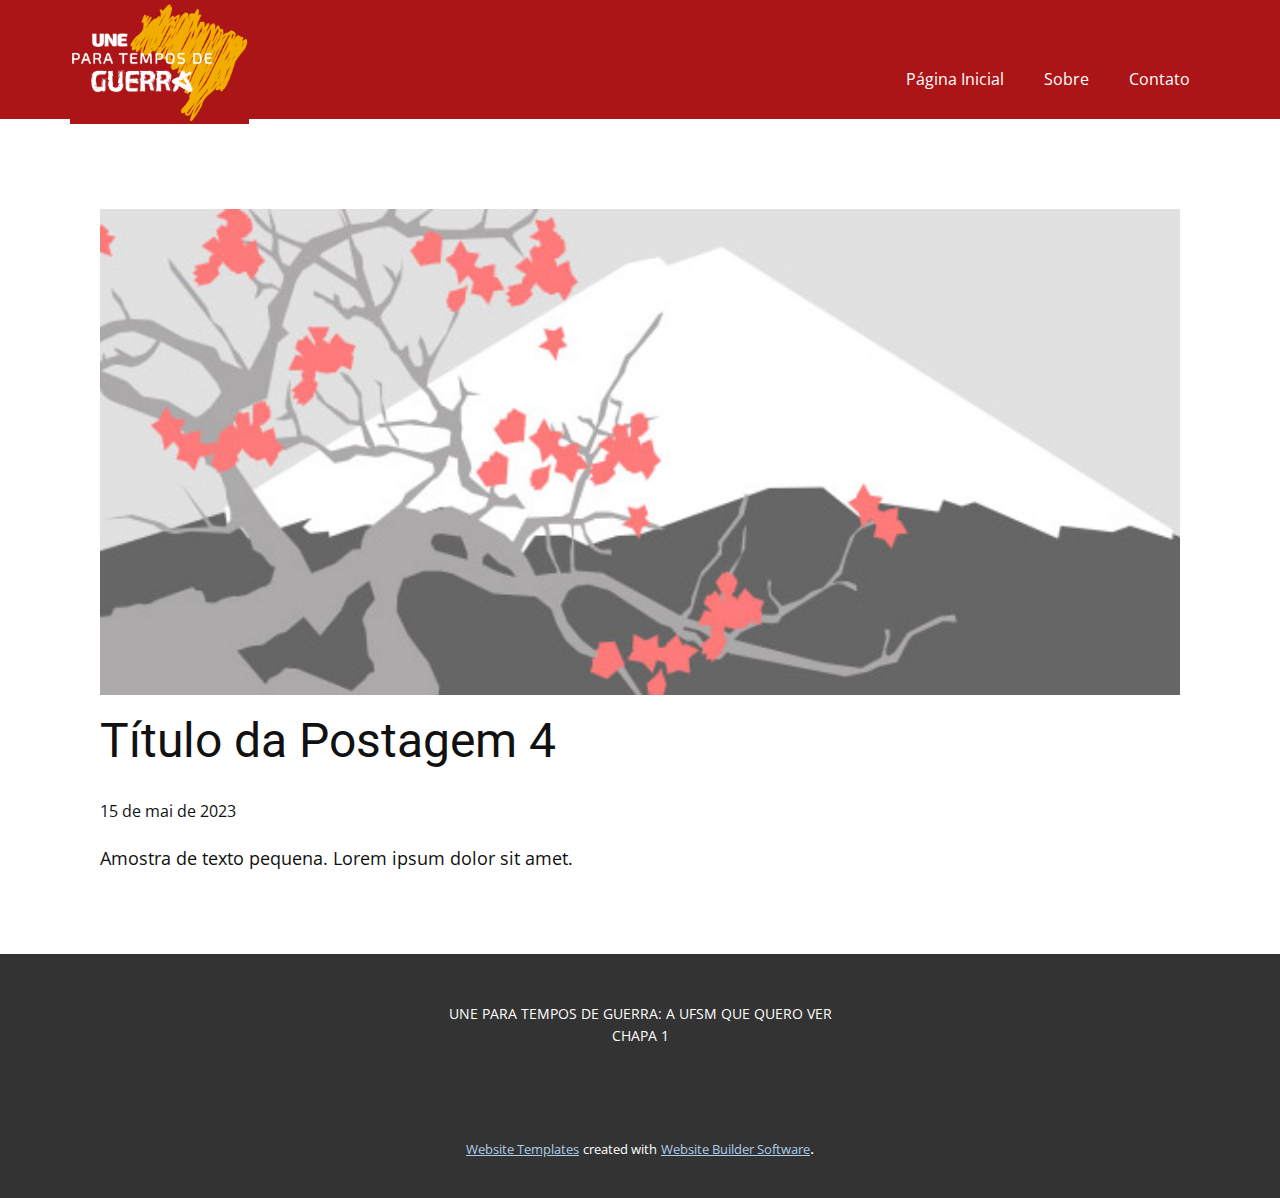
<file: blog/post-3.html>
<!DOCTYPE html>
<html style="font-size: 16px;" lang="pt"><head>
    <meta name="viewport" content="width=device-width, initial-scale=1.0">
    <meta charset="utf-8">
    <meta name="keywords" content="Título da Postagem 1">
    <meta name="description" content="">
    <title>Título da Postagem 4</title>
    <link rel="stylesheet" href="../nicepage.css" media="screen">
<link rel="stylesheet" href="../Post-Template.css" media="screen">
    <script class="u-script" type="text/javascript" src="../jquery.js" defer=""></script>
    <script class="u-script" type="text/javascript" src="../nicepage.js" defer=""></script>
    <meta name="generator" content="Nicepage 5.9.10, nicepage.com">
    <link id="u-theme-google-font" rel="stylesheet" href="https://fonts.googleapis.com/css?family=Roboto:100,100i,300,300i,400,400i,500,500i,700,700i,900,900i|Open+Sans:300,300i,400,400i,500,500i,600,600i,700,700i,800,800i">
    
    
    <script type="application/ld+json">{
		"@context": "http://schema.org",
		"@type": "Organization",
		"name": "",
		"logo": "images/logo.png"
}</script>
    <meta name="theme-color" content="#478ac9">
  <meta data-intl-tel-input-cdn-path="intlTelInput/"></head>
  <body class="u-body u-xl-mode" data-lang="pt"><header class="u-clearfix u-custom-color-1 u-header u-header" id="sec-4820"><div class="u-clearfix u-sheet u-sheet-1">
        <a href="https://nicepage.com" class="u-image u-logo u-image-1" data-image-width="996" data-image-height="682">
          <img src="../images/logo.png" class="u-logo-image u-logo-image-1">
        </a>
        <nav class="u-menu u-menu-one-level u-offcanvas u-menu-1">
          <div class="menu-collapse" style="font-size: 1rem; letter-spacing: 0px;">
            <a class="u-button-style u-custom-left-right-menu-spacing u-custom-padding-bottom u-custom-text-active-color u-custom-top-bottom-menu-spacing u-nav-link u-text-active-palette-1-base u-text-hover-palette-2-base" href="#">
              <svg class="u-svg-link" viewBox="0 0 24 24"><use xmlns:xlink="http://www.w3.org/1999/xlink" xlink:href="#menu-hamburger"></use></svg>
              <svg class="u-svg-content" version="1.1" id="menu-hamburger" viewBox="0 0 16 16" x="0px" y="0px" xmlns:xlink="http://www.w3.org/1999/xlink" xmlns="http://www.w3.org/2000/svg"><g><rect y="1" width="16" height="2"></rect><rect y="7" width="16" height="2"></rect><rect y="13" width="16" height="2"></rect>
</g></svg>
            </a>
          </div>
          <div class="u-custom-menu u-nav-container">
            <ul class="u-nav u-unstyled u-nav-1"><li class="u-nav-item"><a class="u-button-style u-nav-link u-text-active-custom-color-2 u-text-hover-palette-2-base" href="../Página-Inicial.html" style="padding: 10px 20px;">Página Inicial</a>
</li><li class="u-nav-item"><a class="u-button-style u-nav-link u-text-active-custom-color-2 u-text-hover-palette-2-base" href="../Página-Inicial.html#carousel_0891" style="padding: 10px 20px;">Sobre</a>
</li><li class="u-nav-item"><a class="u-button-style u-nav-link u-text-active-custom-color-2 u-text-hover-palette-2-base" href="https://www.instagram.com/jae.santamaria/" style="padding: 10px 20px;">Contato</a>
</li></ul>
          </div>
          <div class="u-custom-menu u-nav-container-collapse">
            <div class="u-black u-container-style u-inner-container-layout u-opacity u-opacity-95 u-sidenav">
              <div class="u-inner-container-layout u-sidenav-overflow">
                <div class="u-menu-close"></div>
                <ul class="u-align-center u-nav u-popupmenu-items u-unstyled u-nav-2"><li class="u-nav-item"><a class="u-button-style u-nav-link" href="../Página-Inicial.html">Página Inicial</a>
</li><li class="u-nav-item"><a class="u-button-style u-nav-link" href="../Página-Inicial.html#carousel_0891">Sobre</a>
</li><li class="u-nav-item"><a class="u-button-style u-nav-link" href="https://www.instagram.com/jae.santamaria/">Contato</a>
</li></ul>
              </div>
            </div>
            <div class="u-black u-menu-overlay u-opacity u-opacity-70"></div>
          </div>
        </nav>
      </div></header>
    <section class="u-align-center u-clearfix u-section-1" id="sec-8793">
      <div class="u-clearfix u-sheet u-valign-middle-md u-valign-middle-sm u-valign-middle-xs u-sheet-1"><!--post_details--><!--post_details_options_json--><!--{"source":""}--><!--/post_details_options_json--><!--blog_post-->
        <div class="u-container-style u-expanded-width u-post-details u-post-details-1">
          <div class="u-container-layout u-valign-middle u-container-layout-1"><!--blog_post_image-->
            <img alt="" class="u-blog-control u-expanded-width u-image u-image-default u-image-1" src="../images/0fd3416c.jpeg"><!--/blog_post_image--><!--blog_post_header-->
            <h2 class="u-blog-control u-text u-text-1">Título da Postagem 4</h2><!--/blog_post_header--><!--blog_post_metadata-->
            <div class="u-blog-control u-metadata u-metadata-1"><!--blog_post_metadata_date-->
              <span class="u-meta-date u-meta-icon">15 de mai de 2023</span><!--/blog_post_metadata_date--><!--blog_post_metadata_category-->
              <!--/blog_post_metadata_category--><!--blog_post_metadata_comments-->
              <!--/blog_post_metadata_comments-->
            </div><!--/blog_post_metadata--><!--blog_post_content-->
            <div class="u-align-justify u-blog-control u-post-content u-text u-text-2 fr-view">
  Amostra de texto pequena. Lorem ipsum dolor sit amet.
  </div><!--/blog_post_content-->
          </div>
        </div><!--/blog_post--><!--/post_details-->
      </div>
    </section>
    
    
    <footer class="u-align-center u-clearfix u-footer u-grey-80 u-footer" id="sec-04a3"><div class="u-clearfix u-sheet u-sheet-1">
        <p class="u-small-text u-text u-text-variant u-text-1">UNE PARA TEMPOS DE GUERRA: A UFSM QUE QUERO VER<br>CHAPA 1
        </p>
      </div></footer>
    <section class="u-backlink u-clearfix u-grey-80">
      <a class="u-link" href="https://nicepage.com/website-templates" target="_blank">
        <span>Website Templates</span>
      </a>
      <p class="u-text">
        <span>created with</span>
      </p>
      <a class="u-link" href="" target="_blank">
        <span>Website Builder Software</span>
      </a>. 
    </section>
  
</body></html>
</file>
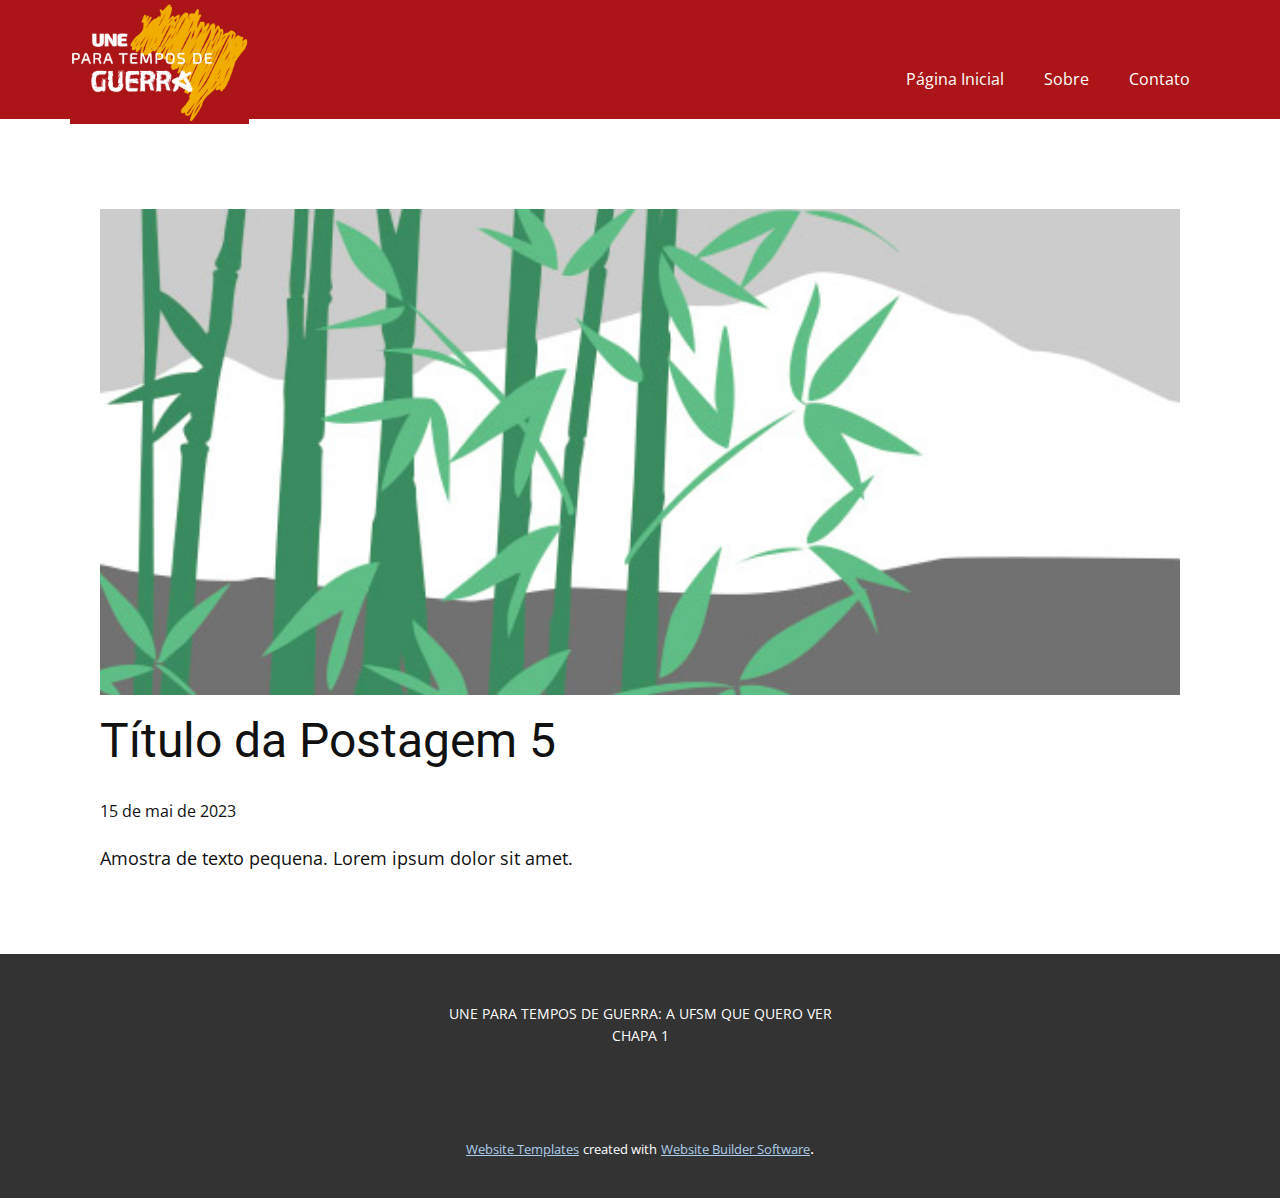
<file: blog/post-4.html>
<!DOCTYPE html>
<html style="font-size: 16px;" lang="pt"><head>
    <meta name="viewport" content="width=device-width, initial-scale=1.0">
    <meta charset="utf-8">
    <meta name="keywords" content="Título da Postagem 1">
    <meta name="description" content="">
    <title>Título da Postagem 5</title>
    <link rel="stylesheet" href="../nicepage.css" media="screen">
<link rel="stylesheet" href="../Post-Template.css" media="screen">
    <script class="u-script" type="text/javascript" src="../jquery.js" defer=""></script>
    <script class="u-script" type="text/javascript" src="../nicepage.js" defer=""></script>
    <meta name="generator" content="Nicepage 5.9.10, nicepage.com">
    <link id="u-theme-google-font" rel="stylesheet" href="https://fonts.googleapis.com/css?family=Roboto:100,100i,300,300i,400,400i,500,500i,700,700i,900,900i|Open+Sans:300,300i,400,400i,500,500i,600,600i,700,700i,800,800i">
    
    
    <script type="application/ld+json">{
		"@context": "http://schema.org",
		"@type": "Organization",
		"name": "",
		"logo": "images/logo.png"
}</script>
    <meta name="theme-color" content="#478ac9">
  <meta data-intl-tel-input-cdn-path="intlTelInput/"></head>
  <body class="u-body u-xl-mode" data-lang="pt"><header class="u-clearfix u-custom-color-1 u-header u-header" id="sec-4820"><div class="u-clearfix u-sheet u-sheet-1">
        <a href="https://nicepage.com" class="u-image u-logo u-image-1" data-image-width="996" data-image-height="682">
          <img src="../images/logo.png" class="u-logo-image u-logo-image-1">
        </a>
        <nav class="u-menu u-menu-one-level u-offcanvas u-menu-1">
          <div class="menu-collapse" style="font-size: 1rem; letter-spacing: 0px;">
            <a class="u-button-style u-custom-left-right-menu-spacing u-custom-padding-bottom u-custom-text-active-color u-custom-top-bottom-menu-spacing u-nav-link u-text-active-palette-1-base u-text-hover-palette-2-base" href="#">
              <svg class="u-svg-link" viewBox="0 0 24 24"><use xmlns:xlink="http://www.w3.org/1999/xlink" xlink:href="#menu-hamburger"></use></svg>
              <svg class="u-svg-content" version="1.1" id="menu-hamburger" viewBox="0 0 16 16" x="0px" y="0px" xmlns:xlink="http://www.w3.org/1999/xlink" xmlns="http://www.w3.org/2000/svg"><g><rect y="1" width="16" height="2"></rect><rect y="7" width="16" height="2"></rect><rect y="13" width="16" height="2"></rect>
</g></svg>
            </a>
          </div>
          <div class="u-custom-menu u-nav-container">
            <ul class="u-nav u-unstyled u-nav-1"><li class="u-nav-item"><a class="u-button-style u-nav-link u-text-active-custom-color-2 u-text-hover-palette-2-base" href="../Página-Inicial.html" style="padding: 10px 20px;">Página Inicial</a>
</li><li class="u-nav-item"><a class="u-button-style u-nav-link u-text-active-custom-color-2 u-text-hover-palette-2-base" href="../Página-Inicial.html#carousel_0891" style="padding: 10px 20px;">Sobre</a>
</li><li class="u-nav-item"><a class="u-button-style u-nav-link u-text-active-custom-color-2 u-text-hover-palette-2-base" href="https://www.instagram.com/jae.santamaria/" style="padding: 10px 20px;">Contato</a>
</li></ul>
          </div>
          <div class="u-custom-menu u-nav-container-collapse">
            <div class="u-black u-container-style u-inner-container-layout u-opacity u-opacity-95 u-sidenav">
              <div class="u-inner-container-layout u-sidenav-overflow">
                <div class="u-menu-close"></div>
                <ul class="u-align-center u-nav u-popupmenu-items u-unstyled u-nav-2"><li class="u-nav-item"><a class="u-button-style u-nav-link" href="../Página-Inicial.html">Página Inicial</a>
</li><li class="u-nav-item"><a class="u-button-style u-nav-link" href="../Página-Inicial.html#carousel_0891">Sobre</a>
</li><li class="u-nav-item"><a class="u-button-style u-nav-link" href="https://www.instagram.com/jae.santamaria/">Contato</a>
</li></ul>
              </div>
            </div>
            <div class="u-black u-menu-overlay u-opacity u-opacity-70"></div>
          </div>
        </nav>
      </div></header>
    <section class="u-align-center u-clearfix u-section-1" id="sec-8793">
      <div class="u-clearfix u-sheet u-valign-middle-md u-valign-middle-sm u-valign-middle-xs u-sheet-1"><!--post_details--><!--post_details_options_json--><!--{"source":""}--><!--/post_details_options_json--><!--blog_post-->
        <div class="u-container-style u-expanded-width u-post-details u-post-details-1">
          <div class="u-container-layout u-valign-middle u-container-layout-1"><!--blog_post_image-->
            <img alt="" class="u-blog-control u-expanded-width u-image u-image-default u-image-1" src="../images/68f64b9d.jpeg"><!--/blog_post_image--><!--blog_post_header-->
            <h2 class="u-blog-control u-text u-text-1">Título da Postagem 5</h2><!--/blog_post_header--><!--blog_post_metadata-->
            <div class="u-blog-control u-metadata u-metadata-1"><!--blog_post_metadata_date-->
              <span class="u-meta-date u-meta-icon">15 de mai de 2023</span><!--/blog_post_metadata_date--><!--blog_post_metadata_category-->
              <!--/blog_post_metadata_category--><!--blog_post_metadata_comments-->
              <!--/blog_post_metadata_comments-->
            </div><!--/blog_post_metadata--><!--blog_post_content-->
            <div class="u-align-justify u-blog-control u-post-content u-text u-text-2 fr-view">
  Amostra de texto pequena. Lorem ipsum dolor sit amet.
  </div><!--/blog_post_content-->
          </div>
        </div><!--/blog_post--><!--/post_details-->
      </div>
    </section>
    
    
    <footer class="u-align-center u-clearfix u-footer u-grey-80 u-footer" id="sec-04a3"><div class="u-clearfix u-sheet u-sheet-1">
        <p class="u-small-text u-text u-text-variant u-text-1">UNE PARA TEMPOS DE GUERRA: A UFSM QUE QUERO VER<br>CHAPA 1
        </p>
      </div></footer>
    <section class="u-backlink u-clearfix u-grey-80">
      <a class="u-link" href="https://nicepage.com/website-templates" target="_blank">
        <span>Website Templates</span>
      </a>
      <p class="u-text">
        <span>created with</span>
      </p>
      <a class="u-link" href="" target="_blank">
        <span>Website Builder Software</span>
      </a>. 
    </section>
  
</body></html>
</file>
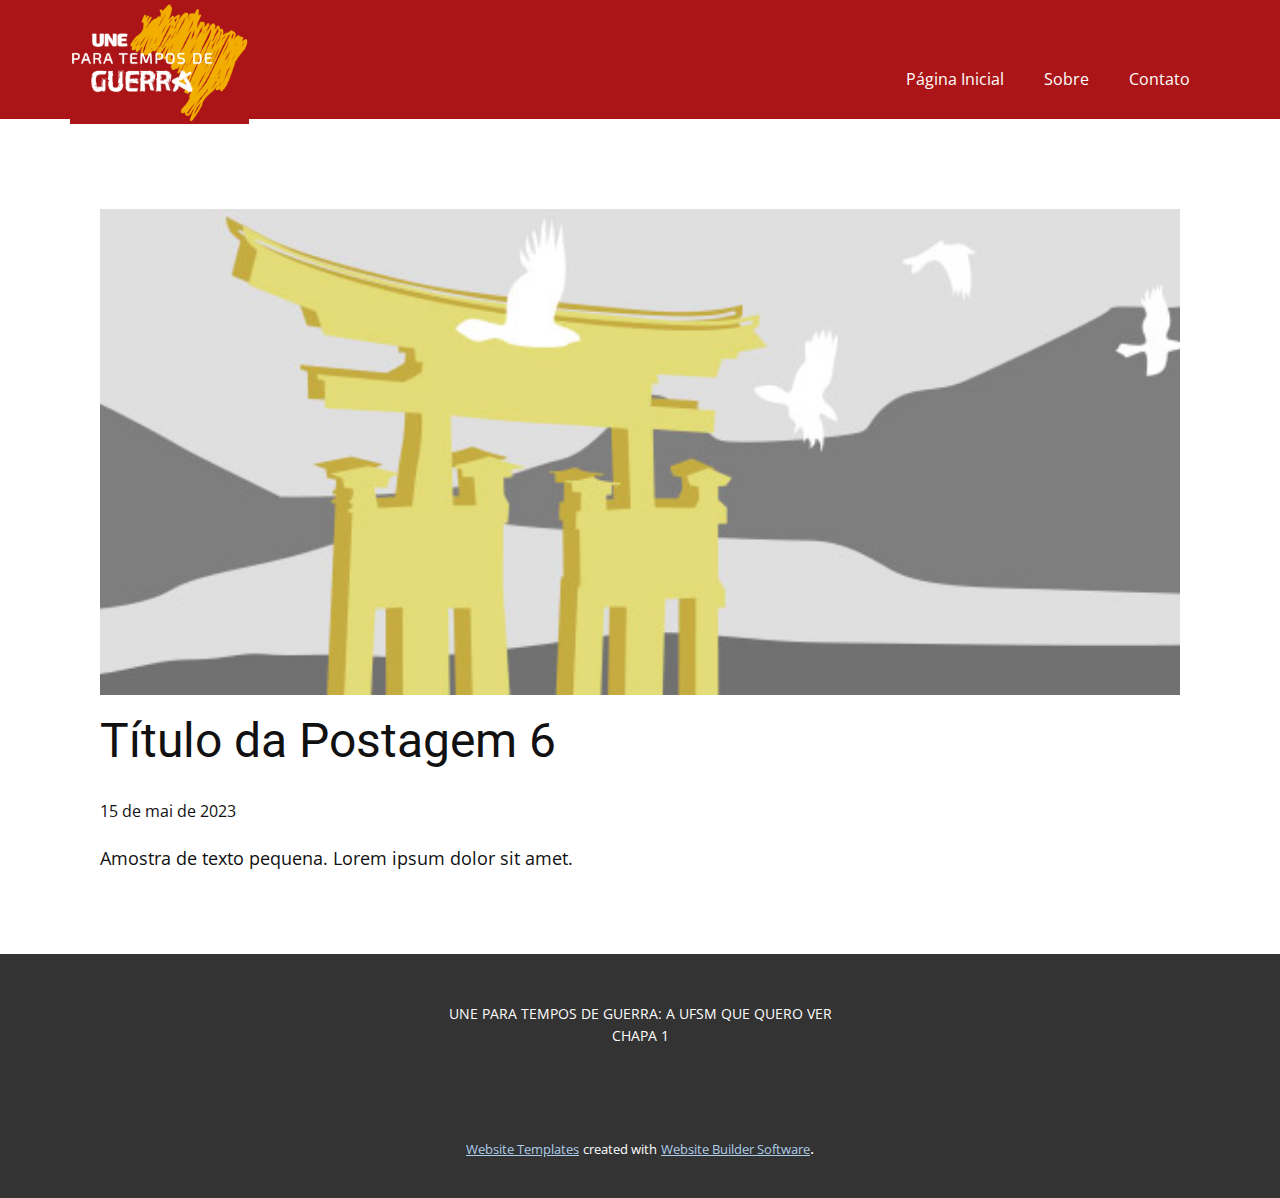
<file: blog/post-5.html>
<!DOCTYPE html>
<html style="font-size: 16px;" lang="pt"><head>
    <meta name="viewport" content="width=device-width, initial-scale=1.0">
    <meta charset="utf-8">
    <meta name="keywords" content="Título da Postagem 1">
    <meta name="description" content="">
    <title>Título da Postagem 6</title>
    <link rel="stylesheet" href="../nicepage.css" media="screen">
<link rel="stylesheet" href="../Post-Template.css" media="screen">
    <script class="u-script" type="text/javascript" src="../jquery.js" defer=""></script>
    <script class="u-script" type="text/javascript" src="../nicepage.js" defer=""></script>
    <meta name="generator" content="Nicepage 5.9.10, nicepage.com">
    <link id="u-theme-google-font" rel="stylesheet" href="https://fonts.googleapis.com/css?family=Roboto:100,100i,300,300i,400,400i,500,500i,700,700i,900,900i|Open+Sans:300,300i,400,400i,500,500i,600,600i,700,700i,800,800i">
    
    
    <script type="application/ld+json">{
		"@context": "http://schema.org",
		"@type": "Organization",
		"name": "",
		"logo": "images/logo.png"
}</script>
    <meta name="theme-color" content="#478ac9">
  <meta data-intl-tel-input-cdn-path="intlTelInput/"></head>
  <body class="u-body u-xl-mode" data-lang="pt"><header class="u-clearfix u-custom-color-1 u-header u-header" id="sec-4820"><div class="u-clearfix u-sheet u-sheet-1">
        <a href="https://nicepage.com" class="u-image u-logo u-image-1" data-image-width="996" data-image-height="682">
          <img src="../images/logo.png" class="u-logo-image u-logo-image-1">
        </a>
        <nav class="u-menu u-menu-one-level u-offcanvas u-menu-1">
          <div class="menu-collapse" style="font-size: 1rem; letter-spacing: 0px;">
            <a class="u-button-style u-custom-left-right-menu-spacing u-custom-padding-bottom u-custom-text-active-color u-custom-top-bottom-menu-spacing u-nav-link u-text-active-palette-1-base u-text-hover-palette-2-base" href="#">
              <svg class="u-svg-link" viewBox="0 0 24 24"><use xmlns:xlink="http://www.w3.org/1999/xlink" xlink:href="#menu-hamburger"></use></svg>
              <svg class="u-svg-content" version="1.1" id="menu-hamburger" viewBox="0 0 16 16" x="0px" y="0px" xmlns:xlink="http://www.w3.org/1999/xlink" xmlns="http://www.w3.org/2000/svg"><g><rect y="1" width="16" height="2"></rect><rect y="7" width="16" height="2"></rect><rect y="13" width="16" height="2"></rect>
</g></svg>
            </a>
          </div>
          <div class="u-custom-menu u-nav-container">
            <ul class="u-nav u-unstyled u-nav-1"><li class="u-nav-item"><a class="u-button-style u-nav-link u-text-active-custom-color-2 u-text-hover-palette-2-base" href="../Página-Inicial.html" style="padding: 10px 20px;">Página Inicial</a>
</li><li class="u-nav-item"><a class="u-button-style u-nav-link u-text-active-custom-color-2 u-text-hover-palette-2-base" href="../Página-Inicial.html#carousel_0891" style="padding: 10px 20px;">Sobre</a>
</li><li class="u-nav-item"><a class="u-button-style u-nav-link u-text-active-custom-color-2 u-text-hover-palette-2-base" href="https://www.instagram.com/jae.santamaria/" style="padding: 10px 20px;">Contato</a>
</li></ul>
          </div>
          <div class="u-custom-menu u-nav-container-collapse">
            <div class="u-black u-container-style u-inner-container-layout u-opacity u-opacity-95 u-sidenav">
              <div class="u-inner-container-layout u-sidenav-overflow">
                <div class="u-menu-close"></div>
                <ul class="u-align-center u-nav u-popupmenu-items u-unstyled u-nav-2"><li class="u-nav-item"><a class="u-button-style u-nav-link" href="../Página-Inicial.html">Página Inicial</a>
</li><li class="u-nav-item"><a class="u-button-style u-nav-link" href="../Página-Inicial.html#carousel_0891">Sobre</a>
</li><li class="u-nav-item"><a class="u-button-style u-nav-link" href="https://www.instagram.com/jae.santamaria/">Contato</a>
</li></ul>
              </div>
            </div>
            <div class="u-black u-menu-overlay u-opacity u-opacity-70"></div>
          </div>
        </nav>
      </div></header>
    <section class="u-align-center u-clearfix u-section-1" id="sec-8793">
      <div class="u-clearfix u-sheet u-valign-middle-md u-valign-middle-sm u-valign-middle-xs u-sheet-1"><!--post_details--><!--post_details_options_json--><!--{"source":""}--><!--/post_details_options_json--><!--blog_post-->
        <div class="u-container-style u-expanded-width u-post-details u-post-details-1">
          <div class="u-container-layout u-valign-middle u-container-layout-1"><!--blog_post_image-->
            <img alt="" class="u-blog-control u-expanded-width u-image u-image-default u-image-1" src="../images/8ad73f3c.jpeg"><!--/blog_post_image--><!--blog_post_header-->
            <h2 class="u-blog-control u-text u-text-1">Título da Postagem 6</h2><!--/blog_post_header--><!--blog_post_metadata-->
            <div class="u-blog-control u-metadata u-metadata-1"><!--blog_post_metadata_date-->
              <span class="u-meta-date u-meta-icon">15 de mai de 2023</span><!--/blog_post_metadata_date--><!--blog_post_metadata_category-->
              <!--/blog_post_metadata_category--><!--blog_post_metadata_comments-->
              <!--/blog_post_metadata_comments-->
            </div><!--/blog_post_metadata--><!--blog_post_content-->
            <div class="u-align-justify u-blog-control u-post-content u-text u-text-2 fr-view">
  Amostra de texto pequena. Lorem ipsum dolor sit amet.
  </div><!--/blog_post_content-->
          </div>
        </div><!--/blog_post--><!--/post_details-->
      </div>
    </section>
    
    
    <footer class="u-align-center u-clearfix u-footer u-grey-80 u-footer" id="sec-04a3"><div class="u-clearfix u-sheet u-sheet-1">
        <p class="u-small-text u-text u-text-variant u-text-1">UNE PARA TEMPOS DE GUERRA: A UFSM QUE QUERO VER<br>CHAPA 1
        </p>
      </div></footer>
    <section class="u-backlink u-clearfix u-grey-80">
      <a class="u-link" href="https://nicepage.com/website-templates" target="_blank">
        <span>Website Templates</span>
      </a>
      <p class="u-text">
        <span>created with</span>
      </p>
      <a class="u-link" href="" target="_blank">
        <span>Website Builder Software</span>
      </a>. 
    </section>
  
</body></html>
</file>
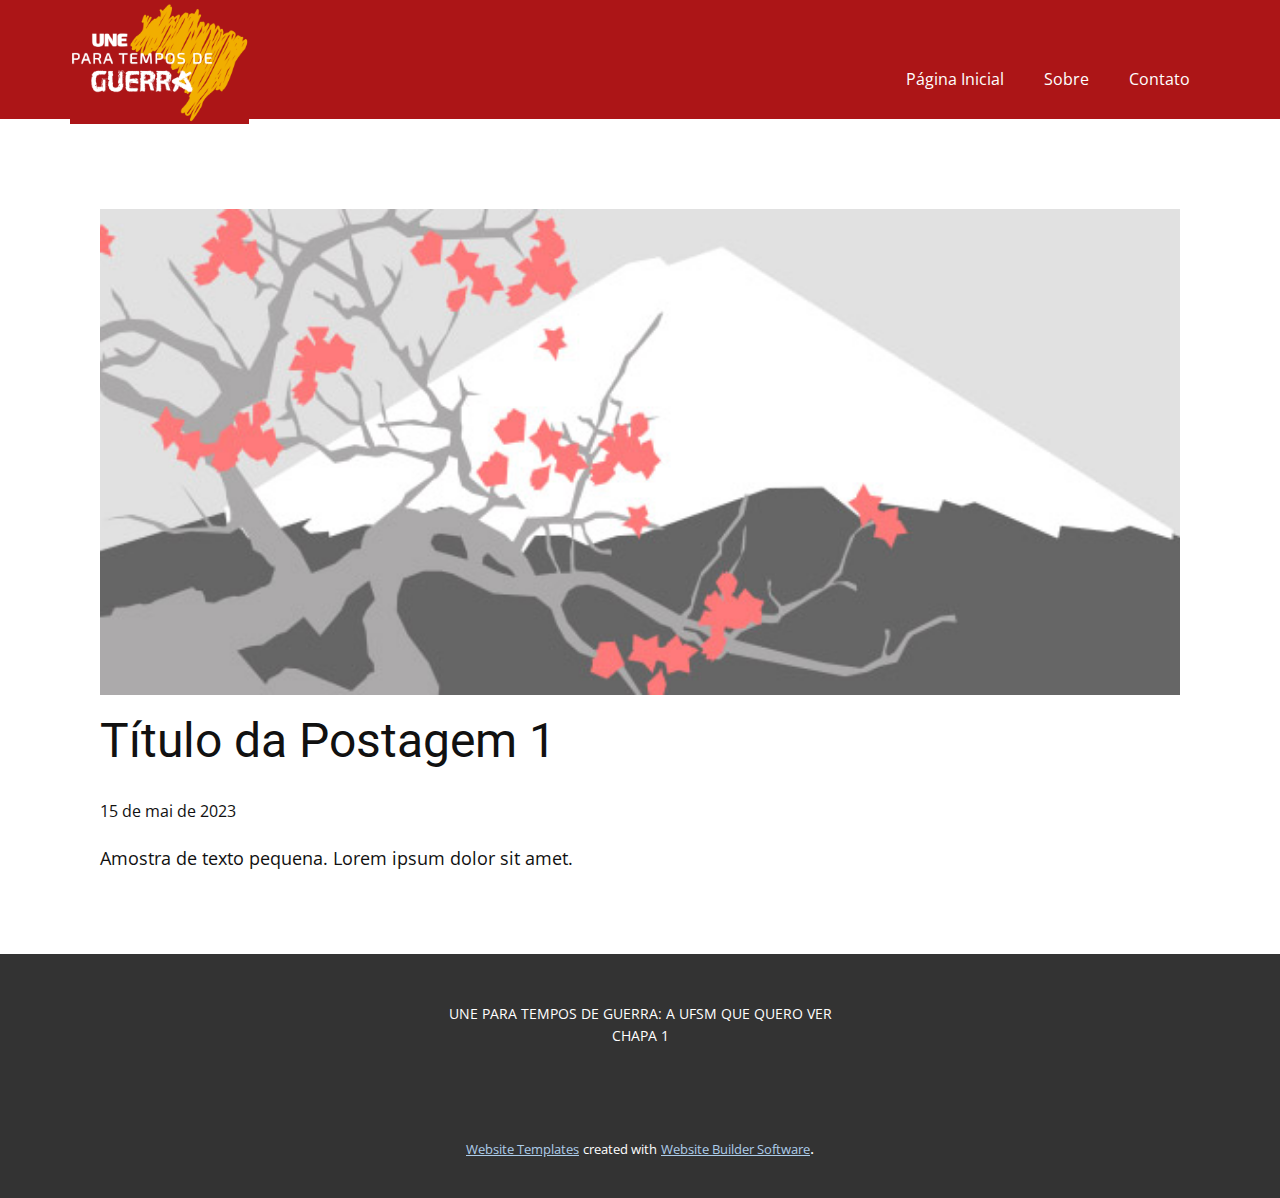
<file: blog/post.html>
<!DOCTYPE html>
<html style="font-size: 16px;" lang="pt"><head>
    <meta name="viewport" content="width=device-width, initial-scale=1.0">
    <meta charset="utf-8">
    <meta name="keywords" content="Título da Postagem 1">
    <meta name="description" content="">
    <title>Título da Postagem 1</title>
    <link rel="stylesheet" href="../nicepage.css" media="screen">
<link rel="stylesheet" href="../Post-Template.css" media="screen">
    <script class="u-script" type="text/javascript" src="../jquery.js" defer=""></script>
    <script class="u-script" type="text/javascript" src="../nicepage.js" defer=""></script>
    <meta name="generator" content="Nicepage 5.9.10, nicepage.com">
    <link id="u-theme-google-font" rel="stylesheet" href="https://fonts.googleapis.com/css?family=Roboto:100,100i,300,300i,400,400i,500,500i,700,700i,900,900i|Open+Sans:300,300i,400,400i,500,500i,600,600i,700,700i,800,800i">
    
    
    <script type="application/ld+json">{
		"@context": "http://schema.org",
		"@type": "Organization",
		"name": "",
		"logo": "images/logo.png"
}</script>
    <meta name="theme-color" content="#478ac9">
  <meta data-intl-tel-input-cdn-path="intlTelInput/"></head>
  <body class="u-body u-xl-mode" data-lang="pt"><header class="u-clearfix u-custom-color-1 u-header u-header" id="sec-4820"><div class="u-clearfix u-sheet u-sheet-1">
        <a href="https://nicepage.com" class="u-image u-logo u-image-1" data-image-width="996" data-image-height="682">
          <img src="../images/logo.png" class="u-logo-image u-logo-image-1">
        </a>
        <nav class="u-menu u-menu-one-level u-offcanvas u-menu-1">
          <div class="menu-collapse" style="font-size: 1rem; letter-spacing: 0px;">
            <a class="u-button-style u-custom-left-right-menu-spacing u-custom-padding-bottom u-custom-text-active-color u-custom-top-bottom-menu-spacing u-nav-link u-text-active-palette-1-base u-text-hover-palette-2-base" href="#">
              <svg class="u-svg-link" viewBox="0 0 24 24"><use xmlns:xlink="http://www.w3.org/1999/xlink" xlink:href="#menu-hamburger"></use></svg>
              <svg class="u-svg-content" version="1.1" id="menu-hamburger" viewBox="0 0 16 16" x="0px" y="0px" xmlns:xlink="http://www.w3.org/1999/xlink" xmlns="http://www.w3.org/2000/svg"><g><rect y="1" width="16" height="2"></rect><rect y="7" width="16" height="2"></rect><rect y="13" width="16" height="2"></rect>
</g></svg>
            </a>
          </div>
          <div class="u-custom-menu u-nav-container">
            <ul class="u-nav u-unstyled u-nav-1"><li class="u-nav-item"><a class="u-button-style u-nav-link u-text-active-custom-color-2 u-text-hover-palette-2-base" href="../Página-Inicial.html" style="padding: 10px 20px;">Página Inicial</a>
</li><li class="u-nav-item"><a class="u-button-style u-nav-link u-text-active-custom-color-2 u-text-hover-palette-2-base" href="../Página-Inicial.html#carousel_0891" style="padding: 10px 20px;">Sobre</a>
</li><li class="u-nav-item"><a class="u-button-style u-nav-link u-text-active-custom-color-2 u-text-hover-palette-2-base" href="https://www.instagram.com/jae.santamaria/" style="padding: 10px 20px;">Contato</a>
</li></ul>
          </div>
          <div class="u-custom-menu u-nav-container-collapse">
            <div class="u-black u-container-style u-inner-container-layout u-opacity u-opacity-95 u-sidenav">
              <div class="u-inner-container-layout u-sidenav-overflow">
                <div class="u-menu-close"></div>
                <ul class="u-align-center u-nav u-popupmenu-items u-unstyled u-nav-2"><li class="u-nav-item"><a class="u-button-style u-nav-link" href="../Página-Inicial.html">Página Inicial</a>
</li><li class="u-nav-item"><a class="u-button-style u-nav-link" href="../Página-Inicial.html#carousel_0891">Sobre</a>
</li><li class="u-nav-item"><a class="u-button-style u-nav-link" href="https://www.instagram.com/jae.santamaria/">Contato</a>
</li></ul>
              </div>
            </div>
            <div class="u-black u-menu-overlay u-opacity u-opacity-70"></div>
          </div>
        </nav>
      </div></header>
    <section class="u-align-center u-clearfix u-section-1" id="sec-8793">
      <div class="u-clearfix u-sheet u-valign-middle-md u-valign-middle-sm u-valign-middle-xs u-sheet-1"><!--post_details--><!--post_details_options_json--><!--{"source":""}--><!--/post_details_options_json--><!--blog_post-->
        <div class="u-container-style u-expanded-width u-post-details u-post-details-1">
          <div class="u-container-layout u-valign-middle u-container-layout-1"><!--blog_post_image-->
            <img alt="" class="u-blog-control u-expanded-width u-image u-image-default u-image-1" src="../images/0fd3416c.jpeg"><!--/blog_post_image--><!--blog_post_header-->
            <h2 class="u-blog-control u-text u-text-1">Título da Postagem 1</h2><!--/blog_post_header--><!--blog_post_metadata-->
            <div class="u-blog-control u-metadata u-metadata-1"><!--blog_post_metadata_date-->
              <span class="u-meta-date u-meta-icon">15 de mai de 2023</span><!--/blog_post_metadata_date--><!--blog_post_metadata_category-->
              <!--/blog_post_metadata_category--><!--blog_post_metadata_comments-->
              <!--/blog_post_metadata_comments-->
            </div><!--/blog_post_metadata--><!--blog_post_content-->
            <div class="u-align-justify u-blog-control u-post-content u-text u-text-2 fr-view">
  Amostra de texto pequena. Lorem ipsum dolor sit amet.
  </div><!--/blog_post_content-->
          </div>
        </div><!--/blog_post--><!--/post_details-->
      </div>
    </section>
    
    
    <footer class="u-align-center u-clearfix u-footer u-grey-80 u-footer" id="sec-04a3"><div class="u-clearfix u-sheet u-sheet-1">
        <p class="u-small-text u-text u-text-variant u-text-1">UNE PARA TEMPOS DE GUERRA: A UFSM QUE QUERO VER<br>CHAPA 1
        </p>
      </div></footer>
    <section class="u-backlink u-clearfix u-grey-80">
      <a class="u-link" href="https://nicepage.com/website-templates" target="_blank">
        <span>Website Templates</span>
      </a>
      <p class="u-text">
        <span>created with</span>
      </p>
      <a class="u-link" href="" target="_blank">
        <span>Website Builder Software</span>
      </a>. 
    </section>
  
</body></html>
</file>
